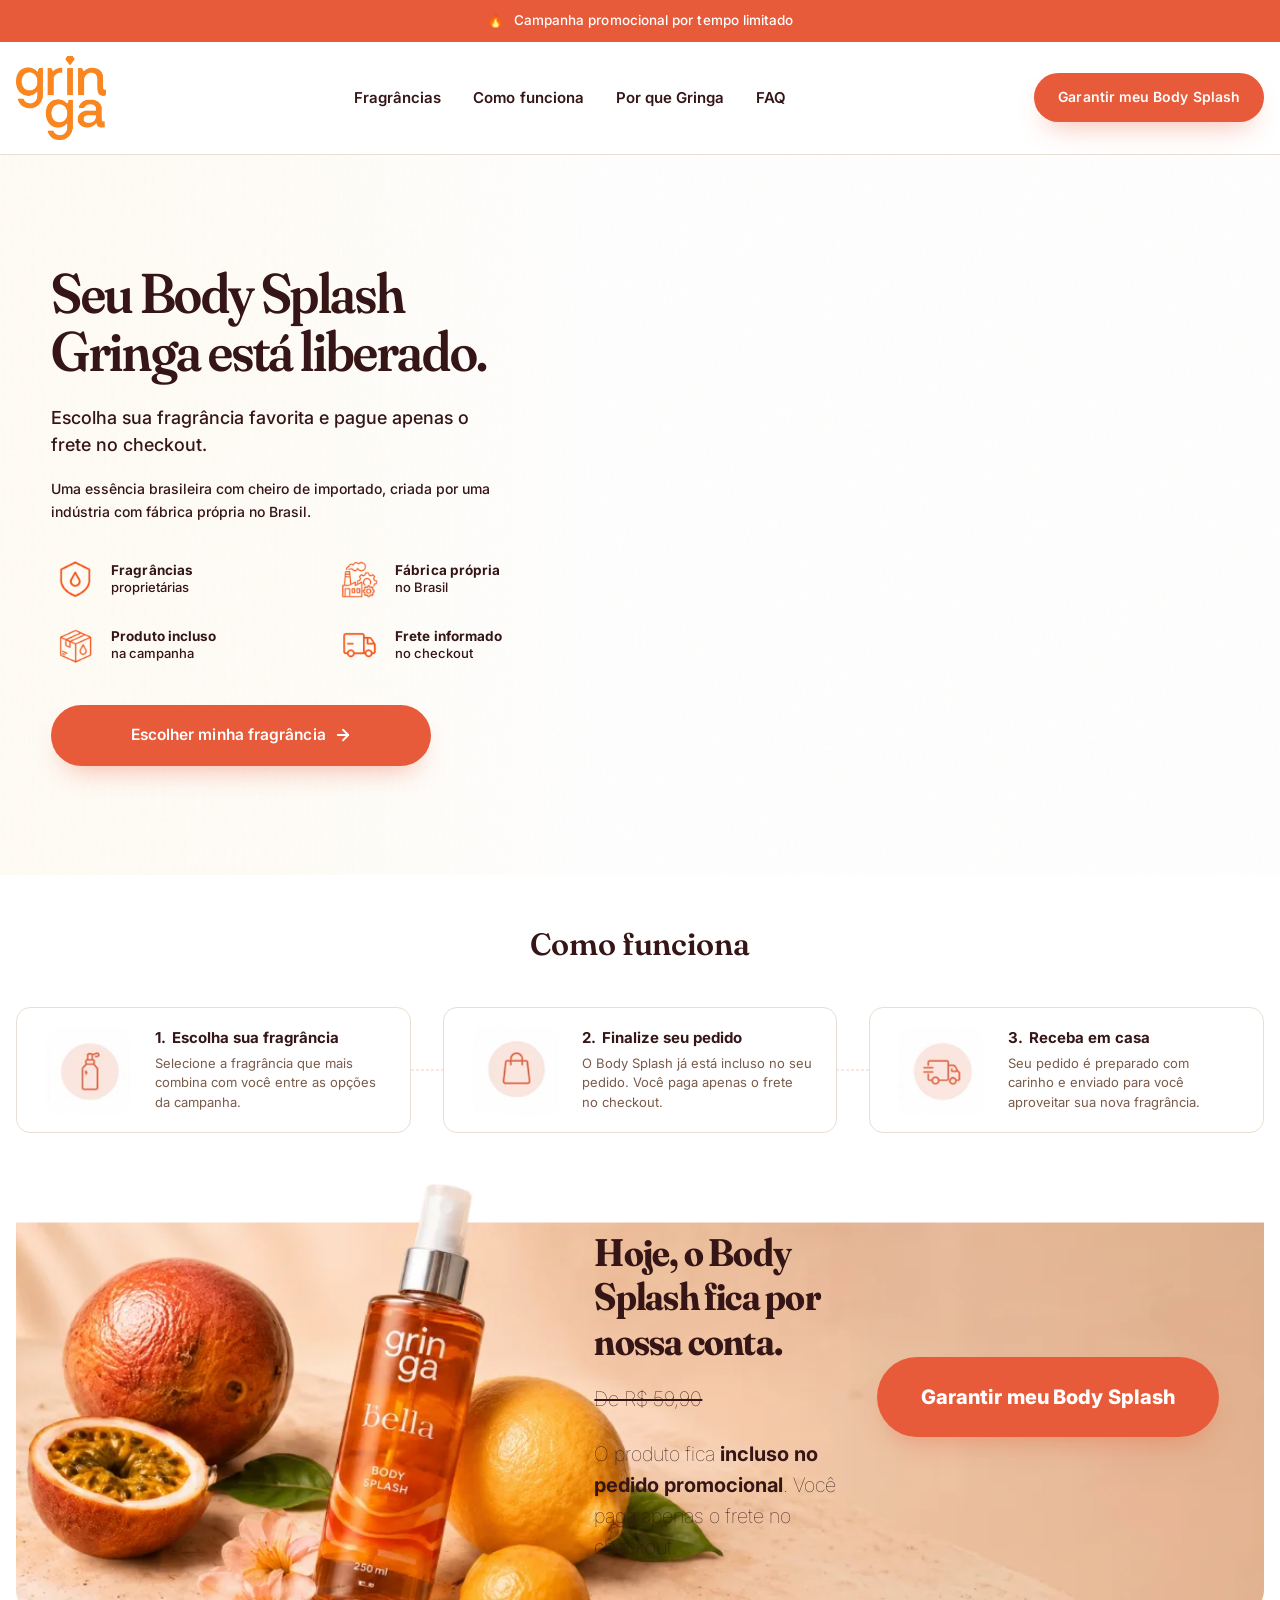
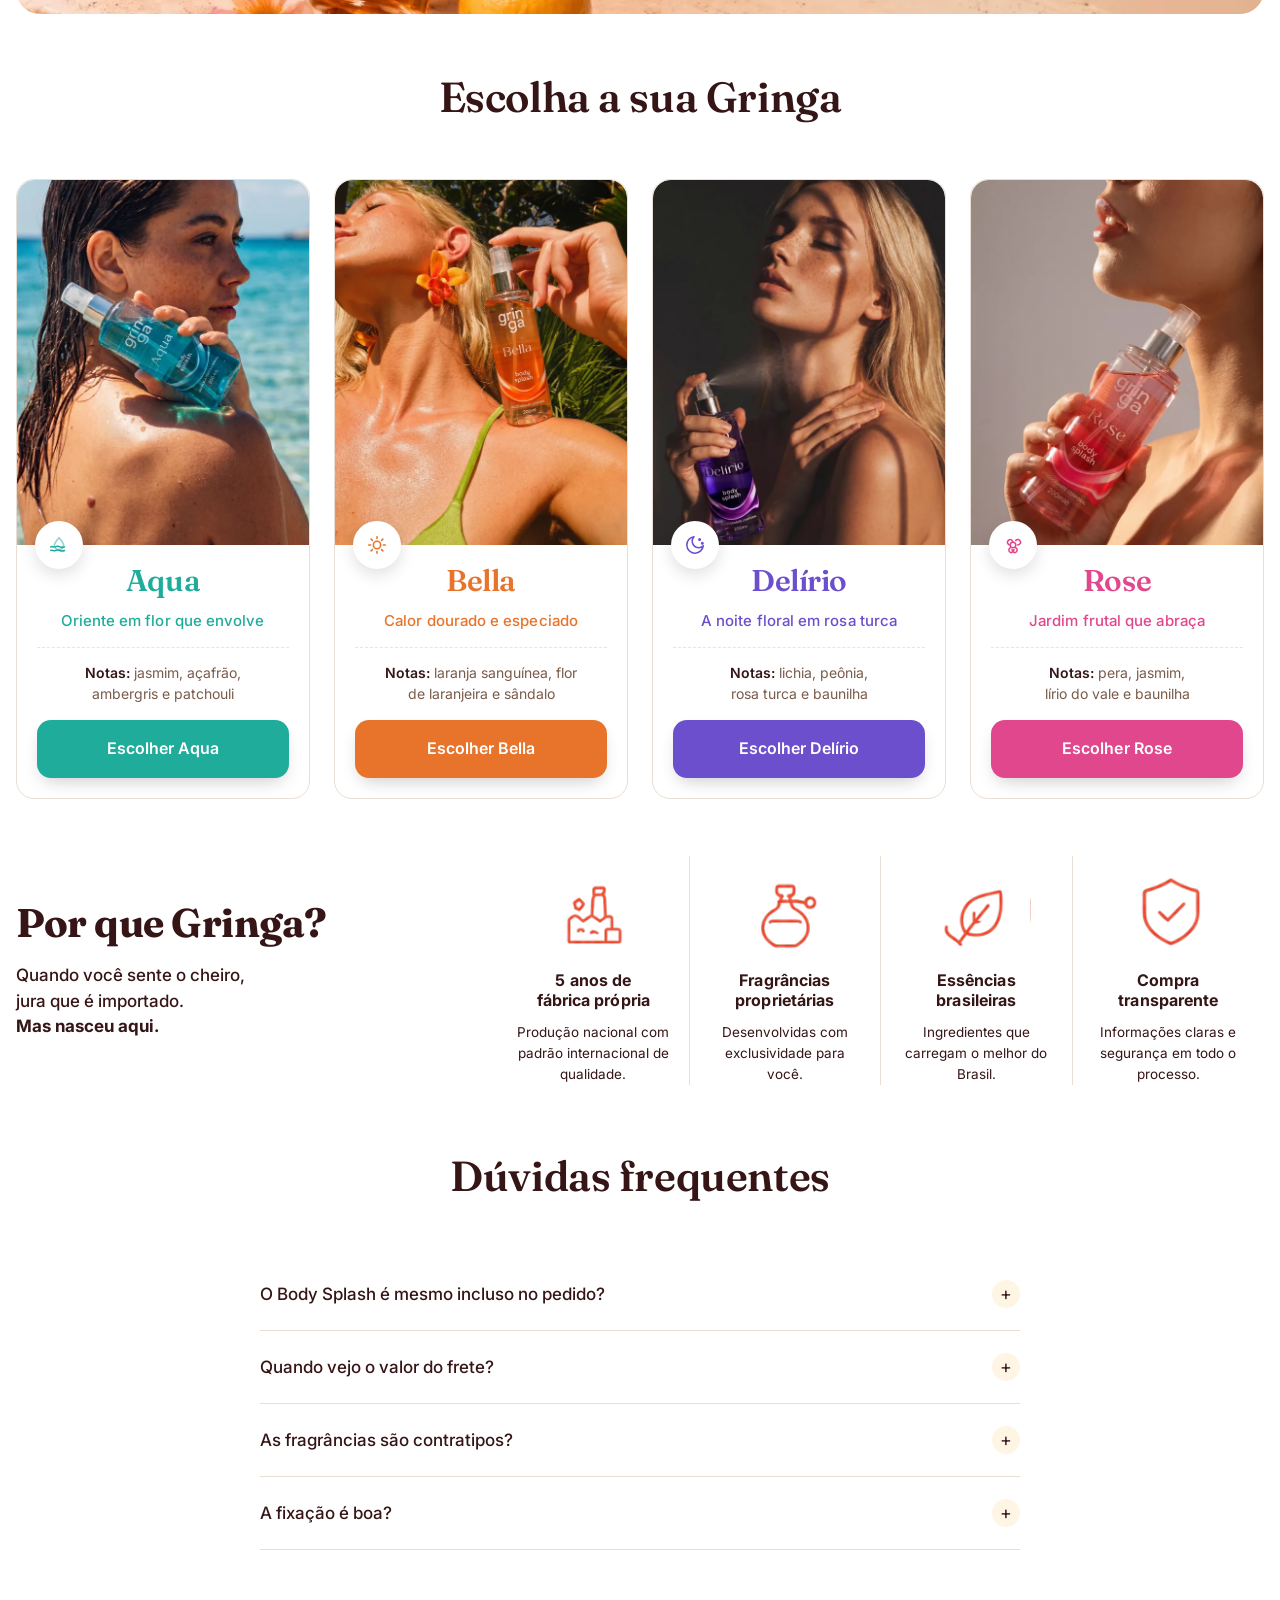
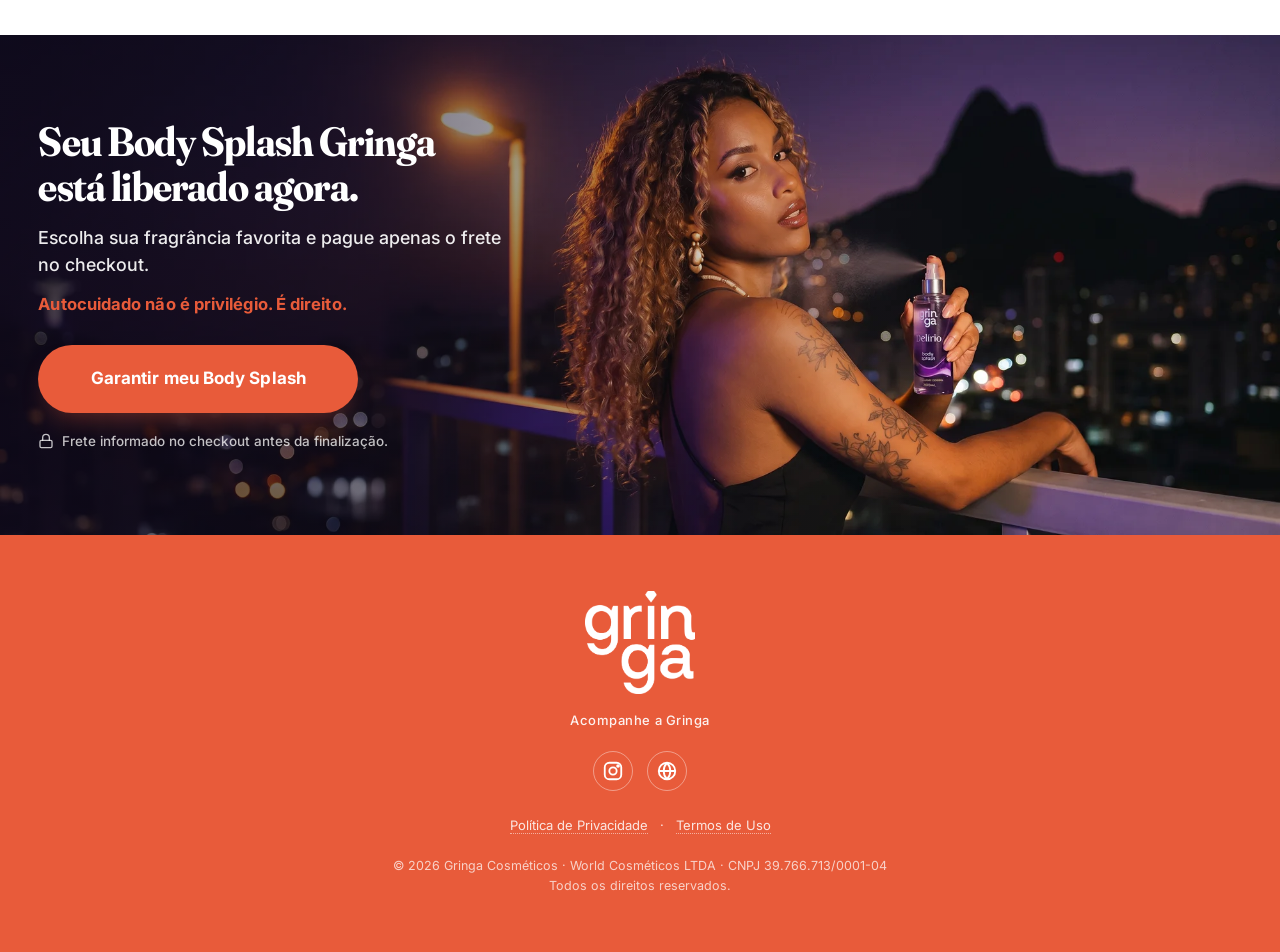
<file: index.html>
<!DOCTYPE html>
<html lang="pt-BR">
<head>
<meta charset="UTF-8" />
<meta name="viewport" content="width=device-width, initial-scale=1.0" />
<title>Body Splash Gringa — Apenas o frete | Gringa Cosméticos</title>
<meta name="description" content="Escolha sua fragrância favorita e pague apenas o frete no checkout. Body Splash Gringa 200ml — uma essência brasileira com cheiro de importado, criada na nossa fábrica em Santa Gertrudes/SP." />
<meta name="keywords" content="body splash, gringa cosméticos, perfume corporal, fragrância nacional, body splash promoção" />
<meta name="robots" content="index, follow, max-image-preview:large" />
<meta name="author" content="Gringa Cosméticos" />
<link rel="canonical" href="https://gringa.ind.br/promo/" />

<!-- Open Graph -->
<meta property="og:title" content="Body Splash Gringa — Apenas o frete" />
<meta property="og:description" content="Escolha sua fragrância favorita e pague apenas o frete no checkout. Body Splash 200ml — essência brasileira com cheiro de importado." />
<meta property="og:image" content="https://gringa.ind.br/promo/assets/img/hero-desktop.jpg" />
<meta property="og:url" content="https://gringa.ind.br/promo/" />
<meta property="og:type" content="product" />
<meta property="og:locale" content="pt_BR" />

<!-- Twitter -->
<meta name="twitter:card" content="summary_large_image" />
<meta name="twitter:title" content="Body Splash Gringa — Apenas o frete" />
<meta name="twitter:description" content="Escolha sua fragrância favorita e pague apenas o frete no checkout." />
<meta name="twitter:image" content="https://gringa.ind.br/promo/assets/img/hero-desktop.jpg" />

<!-- Favicon -->
<link rel="icon" type="image/png" href="assets/img/gringa-logo.png" />

<!-- Preconnect Google Fonts (perf) -->
<link rel="preconnect" href="https://fonts.googleapis.com" />
<link rel="preconnect" href="https://fonts.gstatic.com" crossorigin />

<!-- Preload hero image (perf — LCP) -->
<link rel="preload" as="image" href="assets/img/hero-mobile.webp" media="(max-width: 768px)" />
<link rel="preload" as="image" href="assets/img/hero-desktop.webp" media="(min-width: 769px)" />

<!-- Fontes: Fraunces (display serif moderna com opsz + SOFT) + Inter (body) -->
<link href="https://fonts.googleapis.com/css2?family=Fraunces:opsz,wght,SOFT@9..144,500;9..144,600;9..144,700,30;9..144,600,60&family=Inter:wght@100;300;400;500;600;700;800&display=swap" rel="stylesheet" />

<!-- CSS principal -->
<link rel="stylesheet" href="assets/css/styles.css" />

<!-- JSON-LD: Organization -->
<script type="application/ld+json">
{
  "@context": "https://schema.org",
  "@type": "Organization",
  "name": "Gringa Cosméticos",
  "alternateName": "Gringa",
  "legalName": "World Cosméticos LTDA",
  "taxID": "39.766.713/0001-04",
  "url": "https://gringa.ind.br",
  "logo": "https://gringa.ind.br/promo/assets/img/gringa-logo.png",
  "description": "Marca brasileira de Body Splash com fragrâncias proprietárias, produzidas em fábrica própria em Santa Gertrudes/SP.",
  "address": {
    "@type": "PostalAddress",
    "addressLocality": "Santa Gertrudes",
    "addressRegion": "SP",
    "addressCountry": "BR"
  },
  "sameAs": [
    "https://instagram.com/gringa.cosmetico"
  ]
}
</script>

<!-- JSON-LD: Product -->
<script type="application/ld+json">
{
  "@context": "https://schema.org",
  "@type": "Product",
  "name": "Body Splash Gringa 200ml",
  "description": "Body Splash 200ml com fragrâncias proprietárias Gringa: Aqua, Bella, Delírio e Rose. Fábrica própria no Brasil.",
  "brand": { "@type": "Brand", "name": "Gringa Cosméticos" },
  "image": "https://gringa.ind.br/promo/assets/img/hero-desktop.jpg",
  "offers": {
    "@type": "Offer",
    "url": "https://gringa.ind.br/promo/",
    "priceCurrency": "BRL",
    "price": "0.00",
    "availability": "https://schema.org/InStock",
    "priceValidUntil": "2026-12-31"
  }
}
</script>

<!-- JSON-LD: FAQ -->
<script type="application/ld+json">
{
  "@context": "https://schema.org",
  "@type": "FAQPage",
  "mainEntity": [
    { "@type": "Question", "name": "O Body Splash é mesmo incluso no pedido?",
      "acceptedAnswer": { "@type": "Answer", "text": "Sim. O Body Splash de 200ml da fragrância que você escolher já vai incluso no pedido promocional. Você paga apenas o frete pra receber em casa." }},
    { "@type": "Question", "name": "Quando vejo o frete?",
      "acceptedAnswer": { "@type": "Answer", "text": "O valor do frete aparece no checkout, antes da finalização. Calculamos pelo seu CEP — assim você só finaliza se quiser. Sem surpresa." }},
    { "@type": "Question", "name": "As fragrâncias são contratipos?",
      "acceptedAnswer": { "@type": "Answer", "text": "Não. Todas as quatro fragrâncias Gringa são proprietárias — desenvolvidas pela nossa equipe na nossa fábrica em Santa Gertrudes/SP." }},
    { "@type": "Question", "name": "A fixação é boa?",
      "acceptedAnswer": { "@type": "Answer", "text": "Sim. Cada Body Splash Gringa tem alta concentração de essência, com fixação média de 6 a 8 horas no corpo. Pra prolongar, aplique sobre a pele hidratada." }}
  ]
}
</script>
</head>

<body>

<!-- =========================================================
     TARJA TOPO
     ========================================================= -->
<div class="topbar">
  <span class="topbar-icon" aria-hidden="true">🔥</span>
  Campanha promocional por tempo limitado
</div>

<!-- =========================================================
     HEADER
     ========================================================= -->
<header class="header" role="banner">
  <div class="container header-inner">
    <a class="brand" href="#" aria-label="Gringa Cosméticos">
      <img src="assets/img/gringa-logo.png" alt="Gringa" width="120" height="40" />
    </a>

    <nav class="nav" aria-label="Navegação principal">
      <a href="#fragrancias">Fragrâncias</a>
      <a href="#como-funciona">Como funciona</a>
      <a href="#por-que">Por que Gringa</a>
      <a href="#faq">FAQ</a>
    </nav>

    <a href="#fragrancias" class="btn btn--primary btn--header" data-cta="header">Garantir meu Body Splash</a>

    <button class="hamb" id="hamb" aria-label="Abrir menu" aria-controls="menu-mob" aria-expanded="false">
      <span></span><span></span><span></span>
    </button>
  </div>

  <div class="menu-mob" id="menu-mob" hidden>
    <a href="#fragrancias">Fragrâncias</a>
    <a href="#como-funciona">Como funciona</a>
    <a href="#por-que">Por que Gringa</a>
    <a href="#faq">FAQ</a>
    <a href="#fragrancias" class="btn btn--primary" data-cta="menu-mob">Garantir meu Body Splash</a>
  </div>
</header>

<!-- =========================================================
     HERO (foto fullscreen + texto sobreposto)
     ========================================================= -->
<section class="hero">
  <picture class="hero-bg">
    <source type="image/webp" media="(max-width: 768px)" srcset="assets/img/hero-mobile.webp" />
    <source type="image/webp" srcset="assets/img/hero-desktop.webp" />
    <source media="(max-width: 768px)" srcset="assets/img/hero-mobile.jpg" />
    <img src="assets/img/hero-desktop.jpg" alt="Modelo segurando Body Splash Gringa Bella" width="1600" height="900" fetchpriority="high" decoding="async" />
  </picture>

  <div class="hero-overlay">
    <div class="hero-content">
      <h1>Seu Body Splash<br />Gringa está liberado.</h1>
      <p class="hero-sub">Escolha sua fragrância favorita e pague apenas o frete no checkout.</p>
      <p class="hero-desc">Uma essência brasileira com cheiro de importado, criada por uma indústria com fábrica própria no Brasil.</p>

      <ul class="hero-feats">
        <li>
          <span class="ico">
            <picture>
              <source type="image/webp" srcset="assets/img/icons/hero-1-fragrancia.webp" />
              <img src="assets/img/icons/hero-1-fragrancia.png" alt="" width="48" height="48" loading="eager" decoding="async" />
            </picture>
          </span>
          <div><b>Fragrâncias</b>proprietárias</div>
        </li>

        <li>
          <span class="ico">
            <picture>
              <source type="image/webp" srcset="assets/img/icons/hero-2-fabrica.webp" />
              <img src="assets/img/icons/hero-2-fabrica.png" alt="" width="48" height="48" loading="eager" decoding="async" />
            </picture>
          </span>
          <div><b>Fábrica própria</b>no Brasil</div>
        </li>

        <li>
          <span class="ico">
            <picture>
              <source type="image/webp" srcset="assets/img/icons/hero-3-produto.webp" />
              <img src="assets/img/icons/hero-3-produto.png" alt="" width="48" height="48" loading="eager" decoding="async" />
            </picture>
          </span>
          <div><b>Produto incluso</b>na campanha</div>
        </li>

        <li>
          <span class="ico">
            <picture>
              <source type="image/webp" srcset="assets/img/icons/hero-4-frete.webp" />
              <img src="assets/img/icons/hero-4-frete.png" alt="" width="48" height="48" loading="eager" decoding="async" />
            </picture>
          </span>
          <div><b>Frete informado</b>no checkout</div>
        </li>
      </ul>

      <a href="#fragrancias" class="btn btn--primary btn--lg btn--block" data-cta="hero">Escolher minha fragrância
        <svg width="18" height="18" viewBox="0 0 24 24" fill="none" stroke="currentColor" stroke-width="2.4" stroke-linecap="round" stroke-linejoin="round" style="margin-left:8px"><line x1="5" y1="12" x2="19" y2="12"/><polyline points="12 5 19 12 12 19"/></svg>
      </a>
    </div>
  </div>
</section>

<!-- =========================================================
     COMO FUNCIONA (3 cards horizontais com linha tracejada)
     ========================================================= -->
<section class="how" id="como-funciona">
  <div class="container">
    <h2 class="section-title">Como funciona</h2>

    <div class="how-grid">
      <article class="how-step">
        <div class="how-ico" aria-hidden="true">
          <picture>
            <source type="image/webp" srcset="assets/img/icons/how-1-fragrancia.webp" />
            <img src="assets/img/icons/how-1-fragrancia.png" alt="" width="60" height="60" loading="lazy" decoding="async" />
          </picture>
        </div>
        <div class="how-body">
          <h3><span>1.</span> Escolha sua fragrância</h3>
          <p>Selecione a fragrância que mais combina com você entre as opções da campanha.</p>
        </div>
      </article>

      <article class="how-step">
        <div class="how-ico" aria-hidden="true">
          <picture>
            <source type="image/webp" srcset="assets/img/icons/how-2-pedido.webp" />
            <img src="assets/img/icons/how-2-pedido.png" alt="" width="60" height="60" loading="lazy" decoding="async" />
          </picture>
        </div>
        <div class="how-body">
          <h3><span>2.</span> Finalize seu pedido</h3>
          <p>O Body Splash já está incluso no seu pedido. Você paga apenas o frete no checkout.</p>
        </div>
      </article>

      <article class="how-step">
        <div class="how-ico" aria-hidden="true">
          <picture>
            <source type="image/webp" srcset="assets/img/icons/how-3-receba.webp" />
            <img src="assets/img/icons/how-3-receba.png" alt="" width="60" height="60" loading="lazy" decoding="async" />
          </picture>
        </div>
        <div class="how-body">
          <h3><span>3.</span> Receba em casa</h3>
          <p>Seu pedido é preparado com carinho e enviado para você aproveitar sua nova fragrância.</p>
        </div>
      </article>
    </div>
  </div>
</section>

<!-- =========================================================
     BANNER PROMO (imagem de fundo full-width + texto sobreposto)
     ========================================================= -->
<section class="promo">
  <div class="container">
    <div class="promo-inner">
      <div class="promo-copy">
        <h2>Hoje, o Body Splash fica por nossa conta.</h2>
        <div class="promo-row">
          <p class="promo-price"><s>De R$ 59,90</s></p>
          <p class="promo-text">O produto fica <b>incluso no pedido promocional</b>. Você paga apenas o frete no checkout.</p>
        </div>
      </div>

      <a href="#fragrancias" class="btn btn--primary promo-cta" data-cta="promo">Garantir meu Body Splash</a>
    </div>
  </div>
</section>

<!-- =========================================================
     FRAGRÂNCIAS
     ========================================================= -->
<section class="frags" id="fragrancias">
  <div class="container">
    <h2 class="section-title">Escolha a sua Gringa</h2>

    <div class="frags-grid">
      <article class="frag frag--aqua">
        <div class="frag-media">
          <picture>
            <source type="image/webp" srcset="assets/img/aqua.webp" />
            <img src="assets/img/aqua.jpg" alt="Aqua. Oriente em flor que envolve." width="600" height="800" loading="lazy" decoding="async" />
          </picture>
          <div class="frag-emblem" aria-hidden="true">
            <svg viewBox="0 0 24 24" fill="none" stroke="currentColor" stroke-width="1.7" stroke-linecap="round" stroke-linejoin="round"><path d="M3 14c2-1 3 1 5 0s3-1 5 0 3 1 5 0M3 18c2-1 3 1 5 0s3-1 5 0 3 1 5 0"/><path d="M12 4c3 4 5 6 5 8a5 5 0 0 1-10 0c0-2 2-4 5-8z" opacity=".5"/></svg>
          </div>
        </div>
        <div class="frag-body">
          <h3>Aqua</h3>
          <p class="frag-tag">Oriente em flor que envolve</p>
          <p class="frag-notes"><b>Notas:</b> jasmim, açafrão,<br />ambergris e patchouli</p>
          <a href="https://gringa.ind.br/loja/produto/body-splash-aqua-200ml/" class="btn frag-btn" data-cta="aqua" data-frag="aqua">Escolher Aqua</a>
        </div>
      </article>

      <article class="frag frag--bella">
        <div class="frag-media">
          <picture>
            <source type="image/webp" srcset="assets/img/bella.webp" />
            <img src="assets/img/bella.jpg" alt="Bella. Calor dourado e especiado." width="600" height="800" loading="lazy" decoding="async" />
          </picture>
          <div class="frag-emblem" aria-hidden="true">
            <svg viewBox="0 0 24 24" fill="none" stroke="currentColor" stroke-width="1.7" stroke-linecap="round" stroke-linejoin="round"><circle cx="12" cy="12" r="4"/><path d="M12 3v2M12 19v2M3 12h2M19 12h2M5.6 5.6l1.4 1.4M17 17l1.4 1.4M5.6 18.4l1.4-1.4M17 7l1.4-1.4"/></svg>
          </div>
        </div>
        <div class="frag-body">
          <h3>Bella</h3>
          <p class="frag-tag">Calor dourado e especiado</p>
          <p class="frag-notes"><b>Notas:</b> laranja sanguínea, flor<br />de laranjeira e sândalo</p>
          <a href="https://gringa.ind.br/loja/produto/body-splash-bella-200ml/" class="btn frag-btn" data-cta="bella" data-frag="bella">Escolher Bella</a>
        </div>
      </article>

      <article class="frag frag--delirio">
        <div class="frag-media">
          <picture>
            <source type="image/webp" srcset="assets/img/delirio.webp" />
            <img src="assets/img/delirio.jpg" alt="Delírio. A noite brasileira tem cor." width="600" height="800" loading="lazy" decoding="async" />
          </picture>
          <div class="frag-emblem" aria-hidden="true">
            <svg viewBox="0 0 24 24" fill="none" stroke="currentColor" stroke-width="1.7" stroke-linecap="round" stroke-linejoin="round"><path d="M21 13a9 9 0 1 1-10-10 7 7 0 0 0 10 10z"/><circle cx="17" cy="6" r=".8" fill="currentColor"/><circle cx="20" cy="10" r=".8" fill="currentColor"/></svg>
          </div>
        </div>
        <div class="frag-body">
          <h3>Delírio</h3>
          <p class="frag-tag">A noite floral em rosa turca</p>
          <p class="frag-notes"><b>Notas:</b> lichia, peônia,<br />rosa turca e baunilha</p>
          <a href="https://gringa.ind.br/loja/produto/body-splash-delirio-200ml/" class="btn frag-btn" data-cta="delirio" data-frag="delirio">Escolher Delírio</a>
        </div>
      </article>

      <article class="frag frag--rose">
        <div class="frag-media">
          <picture>
            <source type="image/webp" srcset="assets/img/rose.webp" />
            <img src="assets/img/rose.jpg" alt="Rose. O jardim frutal que abraça." width="600" height="800" loading="lazy" decoding="async" />
          </picture>
          <div class="frag-emblem" aria-hidden="true">
            <svg viewBox="0 0 24 24" fill="none" stroke="currentColor" stroke-width="1.7" stroke-linecap="round" stroke-linejoin="round"><circle cx="12" cy="12" r="3"/><path d="M12 9c-1-3-3-4-5-2s-1 4 1 5M15 7c2-2 4-1 5 1s-1 4-3 4M9 15c-2 1-2 4 0 5s4-1 4-3M15 15c2 1 2 4 0 5s-4-1-4-3"/></svg>
          </div>
        </div>
        <div class="frag-body">
          <h3>Rose</h3>
          <p class="frag-tag">Jardim frutal que abraça</p>
          <p class="frag-notes"><b>Notas:</b> pera, jasmim,<br />lírio do vale e baunilha</p>
          <a href="https://gringa.ind.br/loja/produto/body-splash-rose-200ml/" class="btn frag-btn" data-cta="rose" data-frag="rose">Escolher Rose</a>
        </div>
      </article>
    </div>
  </div>
</section>

<!-- =========================================================
     POR QUE GRINGA
     ========================================================= -->
<section class="why" id="por-que">
  <div class="container why-inner">
    <div class="why-copy">
      <h2>Por que Gringa?</h2>
      <p>Quando você sente o cheiro,<br />jura que é importado.<br /><b>Mas nasceu aqui.</b></p>
    </div>

    <ul class="why-feats">
      <li>
        <div class="why-ico">
          <picture>
            <source type="image/webp" srcset="assets/img/icons/why-1-fabrica.webp" />
            <img src="assets/img/icons/why-1-fabrica.png" alt="" width="56" height="56" loading="lazy" decoding="async" />
          </picture>
        </div>
        <h3>5 anos de<br />fábrica própria</h3>
        <p>Produção nacional com padrão internacional de qualidade.</p>
      </li>
      <li>
        <div class="why-ico">
          <picture>
            <source type="image/webp" srcset="assets/img/icons/why-2-fragrancias.webp" />
            <img src="assets/img/icons/why-2-fragrancias.png" alt="" width="56" height="56" loading="lazy" decoding="async" />
          </picture>
        </div>
        <h3>Fragrâncias<br />proprietárias</h3>
        <p>Desenvolvidas com exclusividade para você.</p>
      </li>
      <li>
        <div class="why-ico">
          <picture>
            <source type="image/webp" srcset="assets/img/icons/why-3-essencias.webp" />
            <img src="assets/img/icons/why-3-essencias.png" alt="" width="56" height="56" loading="lazy" decoding="async" />
          </picture>
        </div>
        <h3>Essências<br />brasileiras</h3>
        <p>Ingredientes que carregam o melhor do Brasil.</p>
      </li>
      <li>
        <div class="why-ico">
          <picture>
            <source type="image/webp" srcset="assets/img/icons/why-4-compra.webp" />
            <img src="assets/img/icons/why-4-compra.png" alt="" width="56" height="56" loading="lazy" decoding="async" />
          </picture>
        </div>
        <h3>Compra<br />transparente</h3>
        <p>Informações claras e segurança em todo o processo.</p>
      </li>
    </ul>
  </div>
</section>

<!-- =========================================================
     CREME ADICIONAL (TEMP REMOVIDO — reativar removendo este wrapper de comentario)
     ========================================================= -->
<!-- TEMP REMOVIDO INICIO
<section class="creme">
  <div class="container">
    <div class="creme-inner">
      <div class="creme-copy">
        <h2>Quer deixar sua fragrancia ainda mais presente?</h2>
        <p>No checkout, voce podera adicionar o <b>Creme Hidratante</b> da mesma fragrancia ao seu pedido.</p>
      </div>

      <div class="creme-badge">
        <span class="creme-badge-ico" aria-hidden="true">+</span>
        <span>Disponivel como<br />adicional no checkout.</span>
      </div>
    </div>
  </div>
</section>
TEMP REMOVIDO FIM -->

<!-- =========================================================
     FAQ
     ========================================================= -->
<section class="faq" id="faq">
  <div class="container">
    <h2 class="section-title">Dúvidas frequentes</h2>

    <ul class="faq-list">
      <li class="faq-item">
        <button class="faq-q" aria-expanded="false" aria-controls="faq-a-1" id="faq-q-1">
          <span>O Body Splash é mesmo incluso no pedido?</span>
          <span class="faq-icon" aria-hidden="true">+</span>
        </button>
        <div class="faq-a" id="faq-a-1" role="region" aria-labelledby="faq-q-1" hidden>
          <p>Sim. O <b>Body Splash de 200ml</b> da fragrância que você escolher já vai incluso no pedido promocional. Você paga apenas o frete pra receber em casa — sem mensalidade, sem fidelidade, sem letrinha miúda.</p>
        </div>
      </li>

      <li class="faq-item">
        <button class="faq-q" aria-expanded="false" aria-controls="faq-a-2" id="faq-q-2">
          <span>Quando vejo o valor do frete?</span>
          <span class="faq-icon" aria-hidden="true">+</span>
        </button>
        <div class="faq-a" id="faq-a-2" role="region" aria-labelledby="faq-q-2" hidden>
          <p>O valor do frete aparece <b>no checkout, antes de finalizar a compra</b>. É calculado pelo seu CEP — assim você só confirma se quiser. Sem surpresa depois.</p>
        </div>
      </li>

      <li class="faq-item">
        <button class="faq-q" aria-expanded="false" aria-controls="faq-a-3" id="faq-q-3">
          <span>As fragrâncias são contratipos?</span>
          <span class="faq-icon" aria-hidden="true">+</span>
        </button>
        <div class="faq-a" id="faq-a-3" role="region" aria-labelledby="faq-q-3" hidden>
          <p><b>Não.</b> As quatro fragrâncias Gringa são proprietárias — desenvolvidas pela nossa equipe na nossa fábrica em Santa Gertrudes/SP. Cada essência é uma criação original inspirada em sensações brasileiras.</p>
        </div>
      </li>

      <li class="faq-item">
        <button class="faq-q" aria-expanded="false" aria-controls="faq-a-4" id="faq-q-4">
          <span>A fixação é boa?</span>
          <span class="faq-icon" aria-hidden="true">+</span>
        </button>
        <div class="faq-a" id="faq-a-4" role="region" aria-labelledby="faq-q-4" hidden>
          <p>Sim. Cada Body Splash Gringa tem alta concentração de essência, com fixação média de <b>6 a 8 horas</b> no corpo. Pra prolongar ainda mais, aplique sobre a pele hidratada — o <b>Creme Hidratante</b> da mesma fragrância está disponível como adicional no checkout.</p>
        </div>
      </li>
    </ul>
  </div>
</section>


<!-- =========================================================
     CTA FINAL (full-width igual hero, sem retângulo)
     ========================================================= -->
<section class="cta-final">
  <div class="cta-final-content">
    <h2>Seu Body Splash Gringa<br />está liberado agora.</h2>
    <p class="cta-final-sub">Escolha sua fragrância favorita e pague apenas o frete no checkout.</p>
    <p class="cta-final-claim">Autocuidado não é privilégio. É direito.</p>

    <a href="#fragrancias" class="btn btn--primary cta-final-btn" data-cta="urgency">
      Garantir meu Body Splash
    </a>

    <p class="cta-final-note">
      <svg width="16" height="16" viewBox="0 0 24 24" fill="none" stroke="currentColor" stroke-width="2" stroke-linecap="round" stroke-linejoin="round" aria-hidden="true"><rect x="3" y="11" width="18" height="11" rx="2"/><path d="M7 11V7a5 5 0 0 1 10 0v4"/></svg>
      Frete informado no checkout antes da finalização.
    </p>
  </div>
</section>

<!-- =========================================================
     FOOTER
     ========================================================= -->
<footer class="footer" role="contentinfo">
  <div class="container footer-inner">
    <a class="footer-brand" href="#"><img src="assets/img/gringa-logo.png" alt="Gringa Cosméticos" width="120" height="40" /></a>
    <p class="footer-tag">Acompanhe a Gringa</p>
    <div class="footer-socials">
      <a href="https://instagram.com/gringa.cosmetico" target="_blank" rel="noopener" aria-label="Instagram">
        <svg width="22" height="22" viewBox="0 0 24 24" fill="none" stroke="currentColor" stroke-width="2"><rect x="3" y="3" width="18" height="18" rx="5"/><circle cx="12" cy="12" r="4"/><circle cx="17.5" cy="6.5" r="1" fill="currentColor"/></svg>
      </a>
      <a href="https://gringa.ind.br" target="_blank" rel="noopener" aria-label="Site oficial Gringa">
        <svg width="22" height="22" viewBox="0 0 24 24" fill="none" stroke="currentColor" stroke-width="2"><circle cx="12" cy="12" r="9"/><path d="M3 12h18M12 3a13 13 0 0 1 0 18M12 3a13 13 0 0 0 0 18"/></svg>
      </a>
    </div>
    <div class="footer-legal">
      <a href="#">Política de Privacidade</a>
      <span aria-hidden="true">·</span>
      <a href="#">Termos de Uso</a>
    </div>
    <p class="footer-copy">© 2026 Gringa Cosméticos · World Cosméticos LTDA · CNPJ 39.766.713/0001-04<br />Todos os direitos reservados.</p>
  </div>
</footer>

<!-- JS principal (FAQ + tracking) -->
<script src="assets/js/script.js" defer></script>

</body>
</html>
</file>
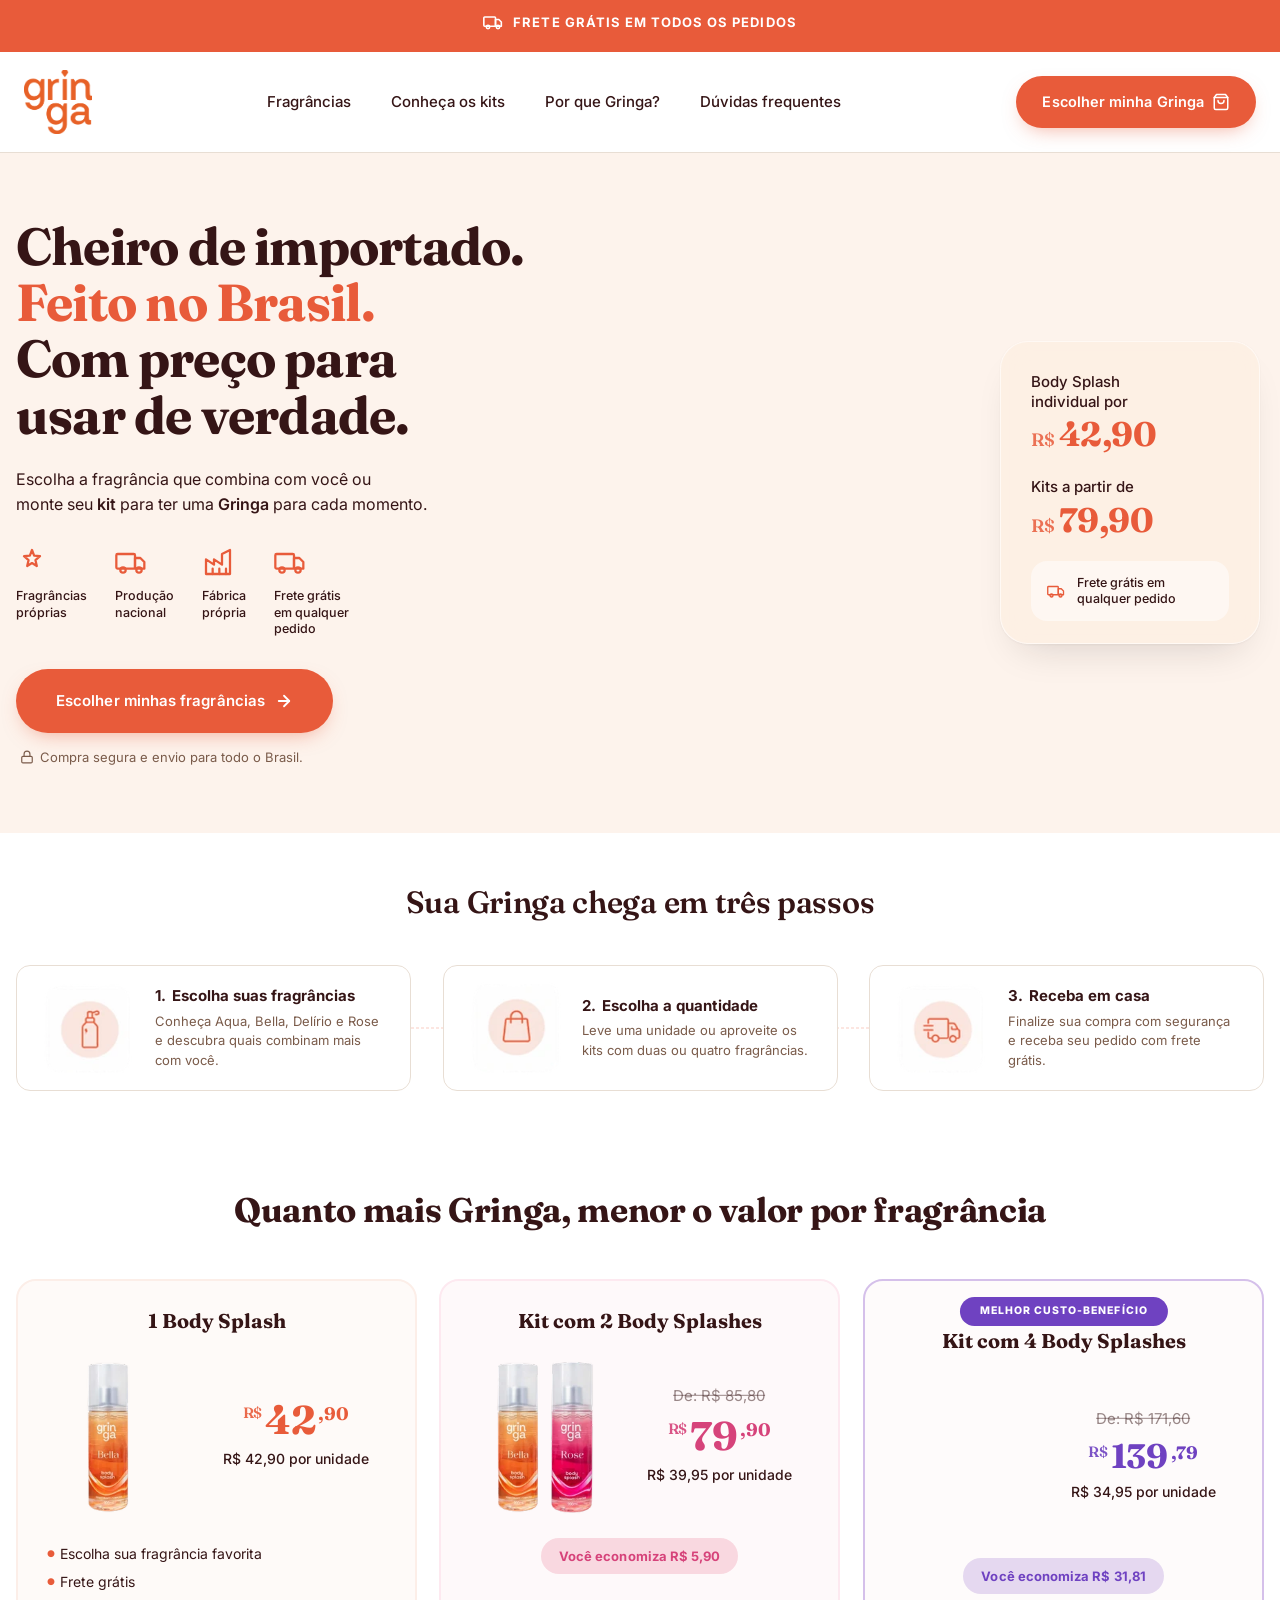
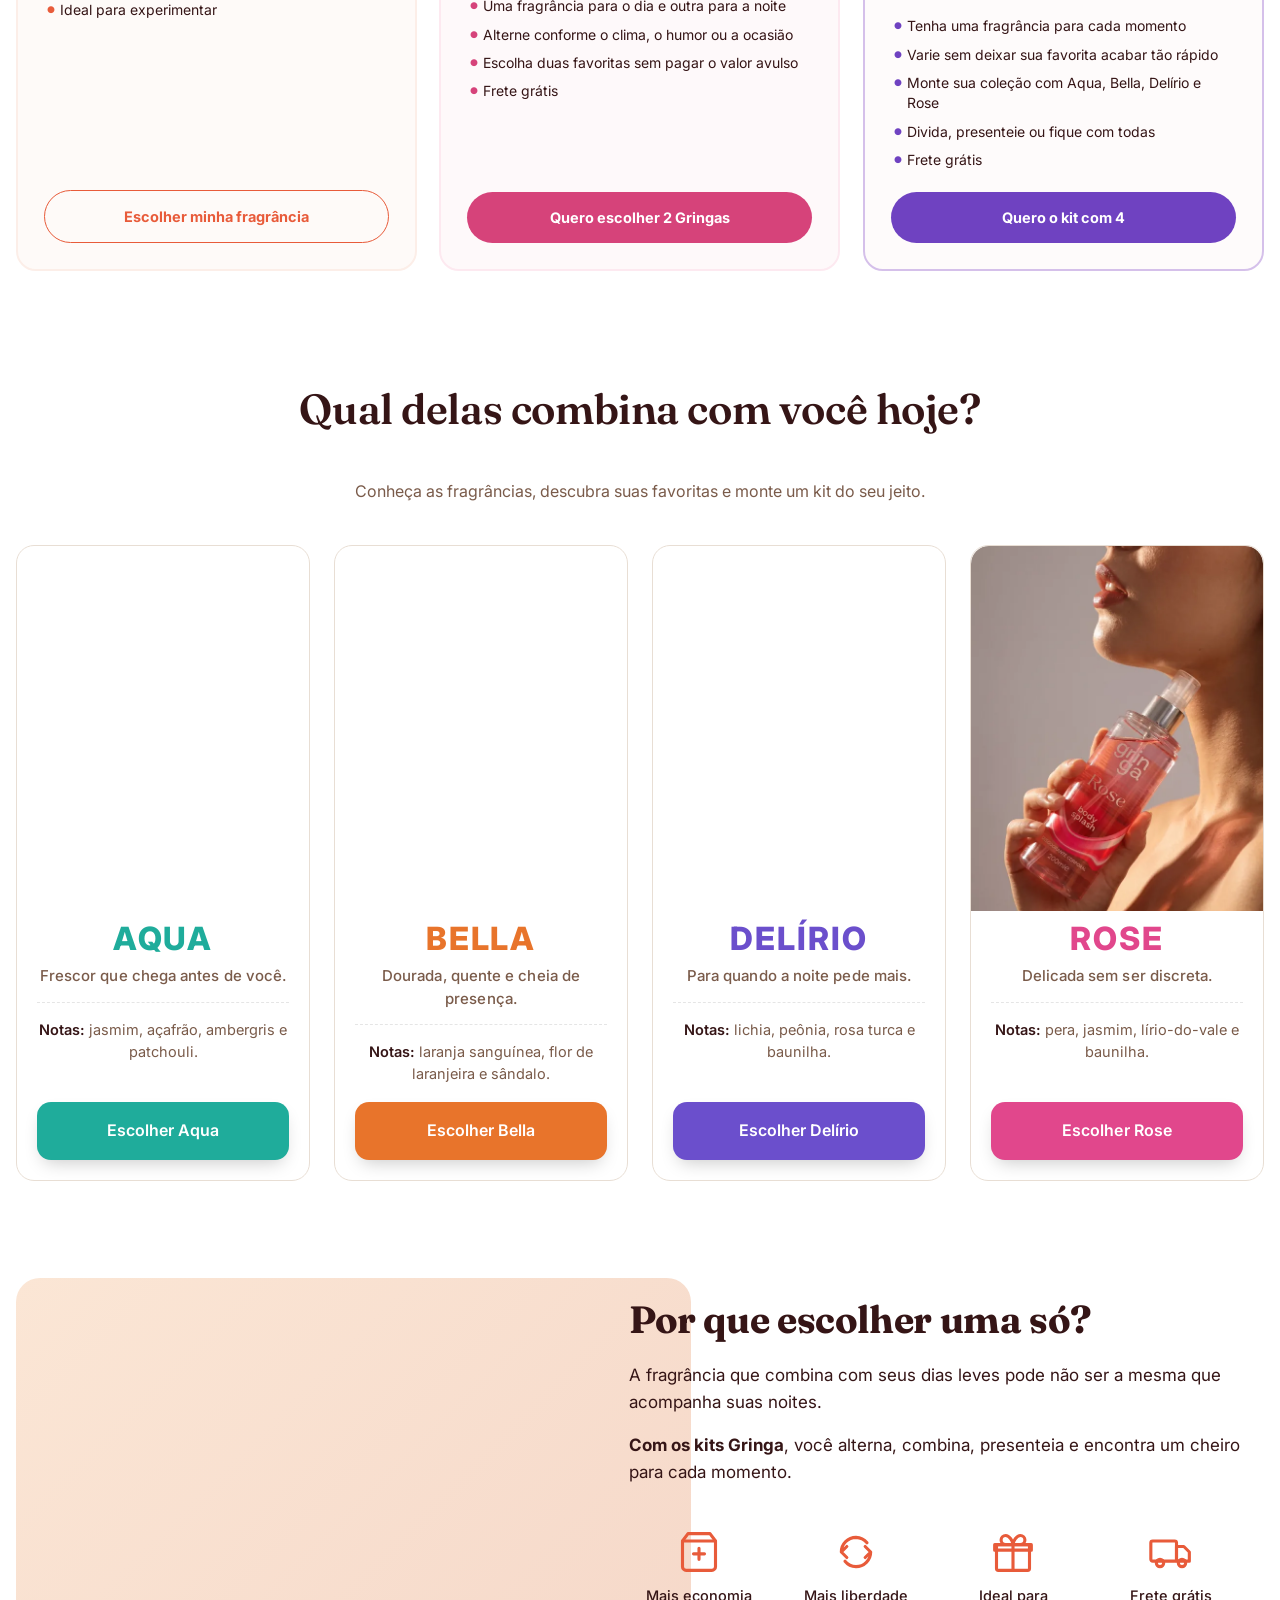
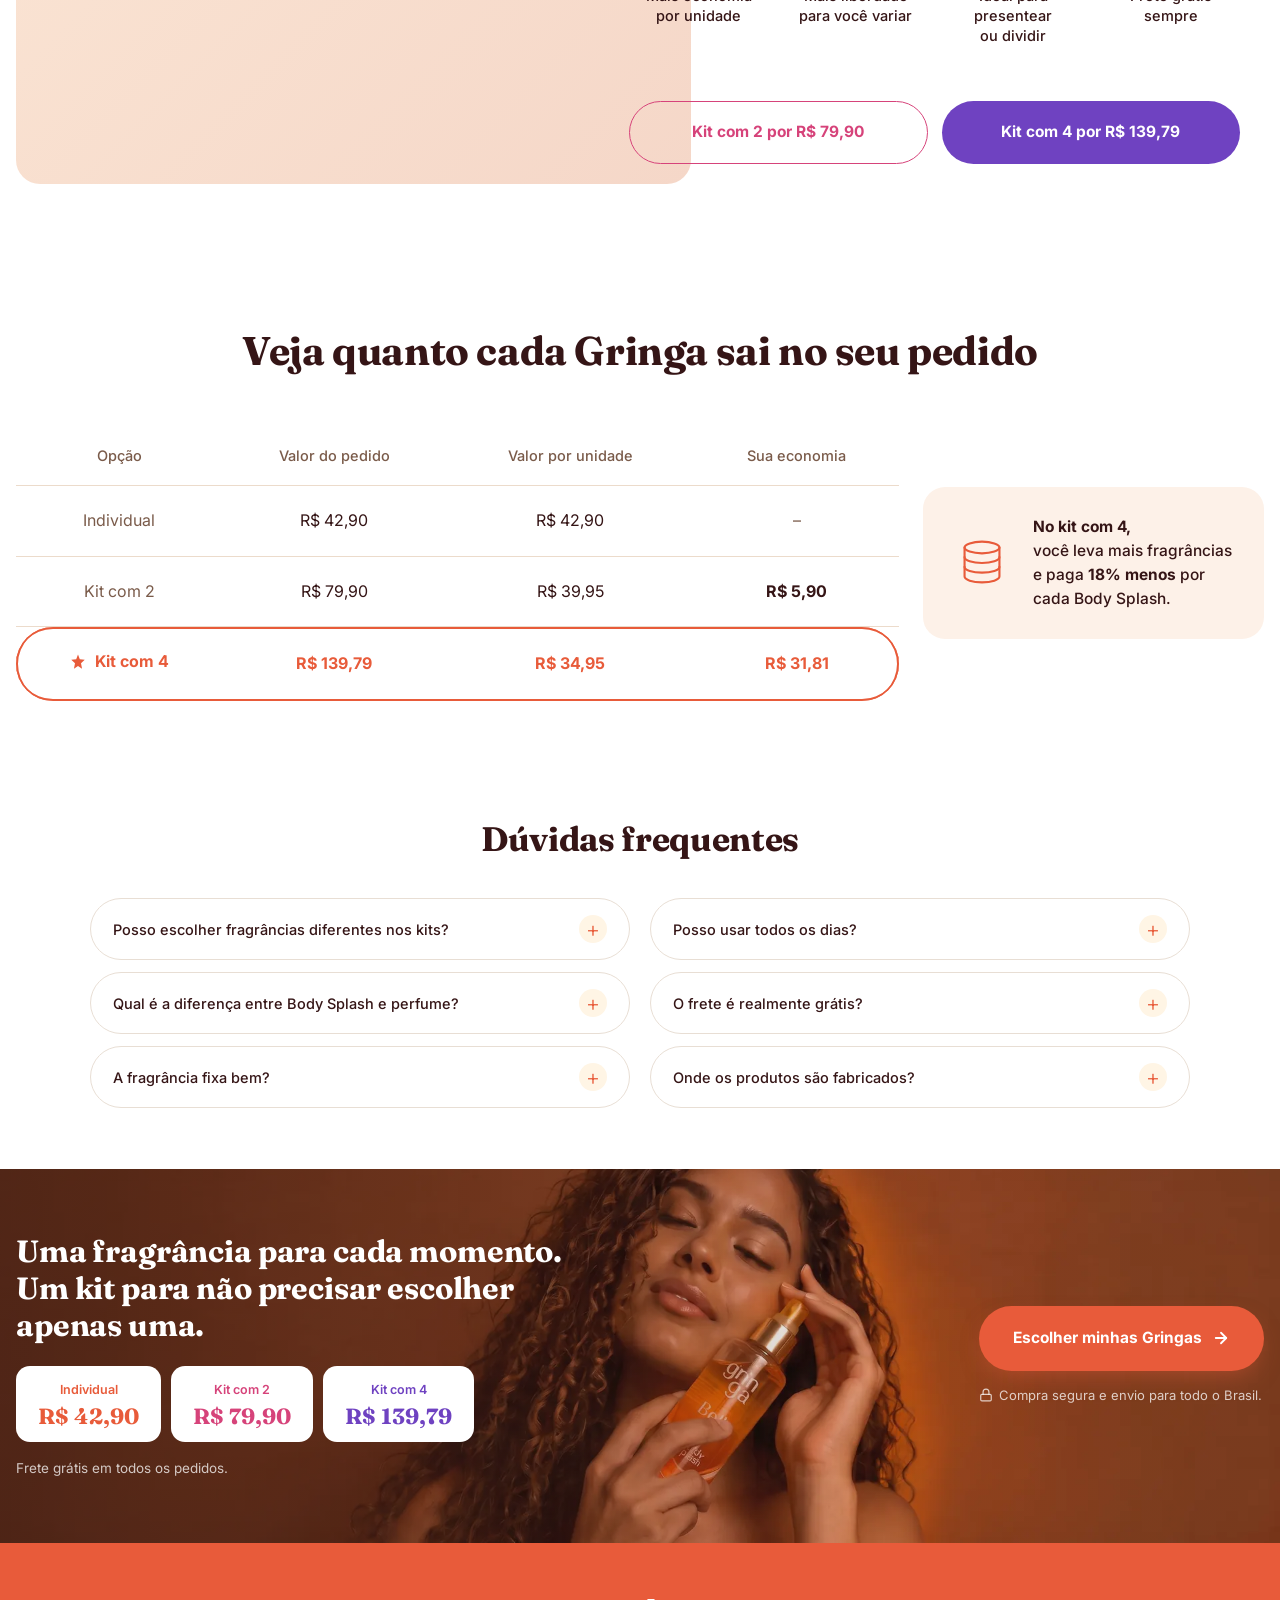
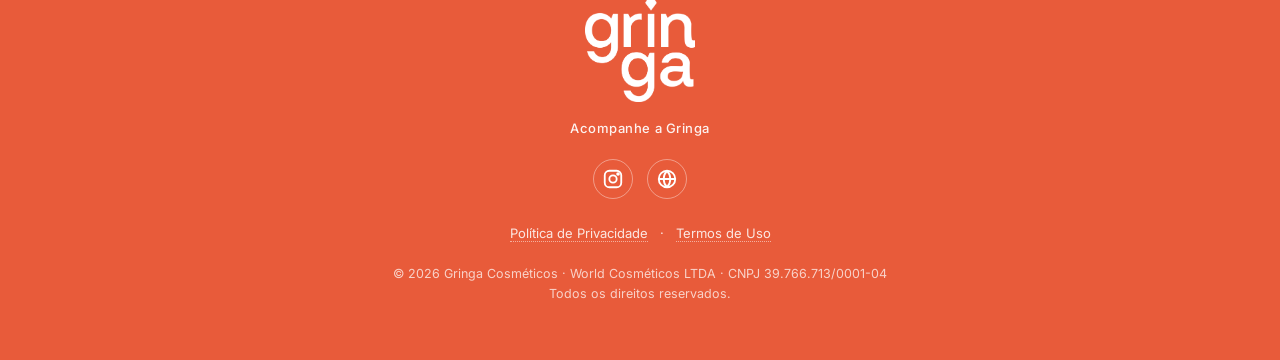
<file: v2.html>
<!DOCTYPE html>
<html lang="pt-BR">
<head>
<meta charset="UTF-8" />
<meta name="viewport" content="width=device-width, initial-scale=1.0" />
<title>Body Splash Gringa — Escolha suas fragrâncias | Gringa Cosméticos</title>
<meta name="description" content="Body Splash Gringa 200ml a partir de R$ 34,95 por unidade nos kits. Fragrâncias próprias, fábrica no Brasil, frete grátis em todos os pedidos." />
<meta name="keywords" content="body splash, gringa cosméticos, kit body splash, fragrância nacional, perfume corporal, kit perfumes" />
<meta name="robots" content="index, follow, max-image-preview:large" />
<meta name="author" content="Gringa Cosméticos" />
<link rel="canonical" href="https://gringa.ind.br/kits/" />

<!-- Open Graph -->
<meta property="og:title" content="Body Splash Gringa — Escolha suas fragrâncias" />
<meta property="og:description" content="Cheiro de importado. Feito no Brasil. Com preço para usar de verdade. A partir de R$ 34,95 por unidade nos kits." />
<meta property="og:image" content="https://gringa.ind.br/promo/assets/img/hero-desktop.jpg" />
<meta property="og:url" content="https://gringa.ind.br/kits/" />
<meta property="og:type" content="product" />
<meta property="og:locale" content="pt_BR" />

<!-- Twitter -->
<meta name="twitter:card" content="summary_large_image" />
<meta name="twitter:title" content="Body Splash Gringa — Kits a partir de R$ 34,95 por unidade" />
<meta name="twitter:description" content="Escolha uma fragrância ou monte seu kit para pagar menos por cada Body Splash." />
<meta name="twitter:image" content="https://gringa.ind.br/promo/assets/img/hero-desktop.jpg" />

<!-- Favicon -->
<link rel="icon" type="image/png" href="assets/img/gringa-logo.png" />

<!-- Preconnect Google Fonts -->
<link rel="preconnect" href="https://fonts.googleapis.com" />
<link rel="preconnect" href="https://fonts.gstatic.com" crossorigin />

<!-- Preload hero image (LCP) -->
<link rel="preload" as="image" href="assets/img/hero-mobile.webp" media="(max-width: 768px)" />
<link rel="preload" as="image" href="assets/img/hero-desktop.webp" media="(min-width: 769px)" />

<!-- Fontes -->
<link href="https://fonts.googleapis.com/css2?family=Fraunces:opsz,wght,SOFT@9..144,500;9..144,600;9..144,700,30;9..144,600,60&family=Inter:wght@100;300;400;500;600;700;800&display=swap" rel="stylesheet" />

<!-- CSS principal (reusa da v1) -->
<link rel="stylesheet" href="assets/css/styles.css" />
<!-- CSS complementar da v2 -->
<link rel="stylesheet" href="assets/css/styles-v2.css" />

<!-- JSON-LD: WebSite (habilita sitelinks searchbox) -->
<script type="application/ld+json">
{
  "@context": "https://schema.org",
  "@type": "WebSite",
  "name": "Gringa Cosméticos",
  "url": "https://gringa.ind.br",
  "inLanguage": "pt-BR",
  "publisher": { "@type": "Organization", "name": "Gringa Cosméticos" }
}
</script>

<!-- JSON-LD: BreadcrumbList -->
<script type="application/ld+json">
{
  "@context": "https://schema.org",
  "@type": "BreadcrumbList",
  "itemListElement": [
    { "@type": "ListItem", "position": 1, "name": "Início", "item": "https://gringa.ind.br/" },
    { "@type": "ListItem", "position": 2, "name": "Kits Body Splash", "item": "https://gringa.ind.br/kits/" }
  ]
}
</script>

<!-- JSON-LD: Organization -->
<script type="application/ld+json">
{
  "@context": "https://schema.org",
  "@type": "Organization",
  "name": "Gringa Cosméticos",
  "alternateName": "Gringa",
  "legalName": "World Cosméticos LTDA",
  "taxID": "39.766.713/0001-04",
  "url": "https://gringa.ind.br",
  "logo": "https://gringa.ind.br/promo/assets/img/gringa-logo.png",
  "description": "Marca brasileira de Body Splash com fragrâncias proprietárias, produzidas em fábrica própria em Santa Gertrudes/SP.",
  "address": {
    "@type": "PostalAddress",
    "addressLocality": "Santa Gertrudes",
    "addressRegion": "SP",
    "addressCountry": "BR"
  },
  "sameAs": ["https://instagram.com/gringa.cosmetico"]
}
</script>

<!-- JSON-LD: Product -->
<script type="application/ld+json">
{
  "@context": "https://schema.org",
  "@type": "Product",
  "name": "Body Splash Gringa 200ml",
  "description": "Body Splash 200ml com fragrâncias proprietárias Gringa: Aqua, Bella, Delírio e Rose. Fábrica própria no Brasil.",
  "brand": { "@type": "Brand", "name": "Gringa Cosméticos" },
  "image": "https://gringa.ind.br/promo/assets/img/hero-desktop.jpg",
  "offers": [
    { "@type": "Offer", "name": "Body Splash Individual", "price": "42.90", "priceCurrency": "BRL", "availability": "https://schema.org/InStock" },
    { "@type": "Offer", "name": "Kit com 2 Body Splashes", "price": "79.90", "priceCurrency": "BRL", "availability": "https://schema.org/InStock" },
    { "@type": "Offer", "name": "Kit com 4 Body Splashes", "price": "139.79", "priceCurrency": "BRL", "availability": "https://schema.org/InStock" }
  ]
}
</script>

<!-- JSON-LD: FAQ -->
<script type="application/ld+json">
{
  "@context": "https://schema.org",
  "@type": "FAQPage",
  "mainEntity": [
    { "@type": "Question", "name": "Posso escolher fragrâncias diferentes no kit?",
      "acceptedAnswer": { "@type": "Answer", "text": "Sim. Você pode selecionar suas fragrâncias favoritas e montar a combinação que mais combina com você." }},
    { "@type": "Question", "name": "Qual é a diferença entre Body Splash e perfume?",
      "acceptedAnswer": { "@type": "Answer", "text": "O Body Splash tem uma proposta mais leve e versátil. Pode ser aplicado no corpo e reaplicado ao longo do dia sempre que quiser renovar a fragrância." }},
    { "@type": "Question", "name": "A fragrância fixa bem?",
      "acceptedAnswer": { "@type": "Answer", "text": "A duração varia conforme o tipo de pele, o clima, a hidratação e a quantidade aplicada. Para prolongar, aplique sobre a pele hidratada e reaplique quando desejar." }},
    { "@type": "Question", "name": "Posso usar Body Splash todos os dias?",
      "acceptedAnswer": { "@type": "Answer", "text": "Sim. A proposta é justamente acompanhar diferentes momentos da rotina com uma fragrância mais leve." }},
    { "@type": "Question", "name": "Como faço para a fragrância durar mais?",
      "acceptedAnswer": { "@type": "Answer", "text": "Use o Body Splash sobre a pele limpa e hidratada. Você também pode combinar com o creme hidratante da mesma fragrância." }},
    { "@type": "Question", "name": "O frete é realmente grátis?",
      "acceptedAnswer": { "@type": "Answer", "text": "Sim. Todos os pedidos possuem frete grátis." }},
    { "@type": "Question", "name": "Os produtos são fabricados no Brasil?",
      "acceptedAnswer": { "@type": "Answer", "text": "Sim. Os produtos Gringa possuem fabricação própria no Brasil, em Santa Gertrudes/SP." }},
    { "@type": "Question", "name": "Quanto economizo comprando o kit com 4?",
      "acceptedAnswer": { "@type": "Answer", "text": "Quatro unidades compradas separadamente custariam R$ 171,60. No kit você paga R$ 139,79 e economiza R$ 31,81." }},
    { "@type": "Question", "name": "Qual kit oferece o menor preço por unidade?",
      "acceptedAnswer": { "@type": "Answer", "text": "O kit com quatro Body Splashes. Cada unidade sai por R$ 34,95 em vez de R$ 42,90." }}
  ]
}
</script>
</head>

<body>

<!-- =========================================================
     TARJA TOPO — coral com truck
     ========================================================= -->
<div class="topbar-v2">
  <div class="topbar-v2-inner">
    <svg width="20" height="20" viewBox="0 0 24 24" fill="none" stroke="currentColor" stroke-width="1.9" stroke-linecap="round" stroke-linejoin="round" aria-hidden="true">
      <rect x="1" y="6" width="14" height="11" rx="1"/>
      <path d="M15 9h4l3 3v5h-7z"/>
      <circle cx="6" cy="18" r="2"/>
      <circle cx="18" cy="18" r="2"/>
    </svg>
    <span>FRETE GRÁTIS EM TODOS OS PEDIDOS</span>
  </div>
</div>

<!-- =========================================================
     HEADER — v2
     ========================================================= -->
<header class="header-v2" role="banner">
  <div class="container header-v2-inner">
    <a class="brand-v2" href="#" aria-label="Gringa Cosméticos">
      <img src="assets/img/gringa-logo.png" alt="Gringa" width="90" height="52" fetchpriority="high" decoding="async" />
    </a>
    <nav class="nav-v2" aria-label="Navegação principal">
      <a href="#fragrancias">Fragrâncias</a>
      <a href="#kits">Conheça os kits</a>
      <a href="#por-que">Por que Gringa?</a>
      <a href="#faq">Dúvidas frequentes</a>
    </nav>
    <a href="#kits" class="btn-v2 btn-v2--primary" data-cta="header">
      Escolher minha Gringa
      <svg width="18" height="18" viewBox="0 0 24 24" fill="none" stroke="currentColor" stroke-width="2" stroke-linecap="round" stroke-linejoin="round" style="margin-left:8px" aria-hidden="true">
        <path d="M6 2 3 6v14a2 2 0 0 0 2 2h14a2 2 0 0 0 2-2V6l-3-4z"/>
        <line x1="3" y1="6" x2="21" y2="6"/>
        <path d="M16 10a4 4 0 0 1-8 0"/>
      </svg>
    </a>
    <button class="hamb-v2" id="hamb" aria-label="Abrir menu" aria-controls="menu-mob" aria-expanded="false">
      <span></span><span></span><span></span>
    </button>
  </div>
  <div class="menu-mob-v2" id="menu-mob" hidden>
    <a href="#fragrancias">Fragrâncias</a>
    <a href="#kits">Conheça os kits</a>
    <a href="#por-que">Por que Gringa?</a>
    <a href="#faq">Dúvidas frequentes</a>
    <a href="#kits" class="btn-v2 btn-v2--primary" data-cta="menu-mob">Escolher minha Gringa</a>
  </div>
</header>

<!-- =========================================================
     HERO — v2 (2 colunas, texto marrom em bg claro, imagem à direita, card de preços flutuante)
     ========================================================= -->
<section class="hero-v2">
  <div class="hero-v2-bg" aria-hidden="true">
    <picture>
      <source type="image/webp" media="(max-width: 768px)" srcset="assets/img/hero-mobile.webp" />
      <source type="image/webp" srcset="assets/img/hero-desktop.webp" />
      <source media="(max-width: 768px)" srcset="assets/img/hero-mobile.jpg" />
      <img src="assets/img/hero-desktop.jpg" alt="" width="1600" height="900" fetchpriority="high" decoding="async" />
    </picture>
  </div>

  <div class="container hero-v2-inner">
    <div class="hero-v2-copy">
      <h1>
        Cheiro de importado.<br>
        <span class="hero-v2-accent">Feito no Brasil.</span><br>
        Com preço para<br>
        usar de verdade.
      </h1>
      <p class="hero-v2-sub">
        Escolha a fragrância que combina com você ou<br>
        monte seu <b>kit</b> para ter uma <b>Gringa</b> para cada momento.
      </p>

      <ul class="hero-v2-feats">
        <li>
          <span class="feat-ico" aria-hidden="true">
            <svg viewBox="0 0 24 24" fill="none" stroke="currentColor" stroke-width="1.7" stroke-linecap="round" stroke-linejoin="round"><path d="M12 3l1.6 4.2 4.4.4-3.4 3 1 4.4L12 12.8 8.4 15l1-4.4L6 7.6l4.4-.4z"/></svg>
          </span>
          <div class="feat-text">Fragrâncias<br>próprias</div>
        </li>
        <li>
          <span class="feat-ico" aria-hidden="true">
            <svg viewBox="0 0 24 24" fill="none" stroke="currentColor" stroke-width="1.7" stroke-linecap="round" stroke-linejoin="round"><rect x="1" y="6" width="14" height="11" rx="1"/><path d="M15 9h4l3 3v5h-7z"/><circle cx="6" cy="18" r="2"/><circle cx="18" cy="18" r="2"/></svg>
          </span>
          <div class="feat-text">Produção<br>nacional</div>
        </li>
        <li>
          <span class="feat-ico" aria-hidden="true">
            <svg viewBox="0 0 24 24" fill="none" stroke="currentColor" stroke-width="1.7" stroke-linecap="round" stroke-linejoin="round"><path d="M3 21V10l6 4V10l6 4V6l6-3v18z"/><path d="M8 21v-4M13 21v-4M18 21v-4"/></svg>
          </span>
          <div class="feat-text">Fábrica<br>própria</div>
        </li>
        <li>
          <span class="feat-ico" aria-hidden="true">
            <svg viewBox="0 0 24 24" fill="none" stroke="currentColor" stroke-width="1.7" stroke-linecap="round" stroke-linejoin="round"><rect x="1" y="6" width="14" height="11" rx="1"/><path d="M15 9h4l3 3v5h-7z"/><circle cx="6" cy="18" r="2"/><circle cx="18" cy="18" r="2"/></svg>
          </span>
          <div class="feat-text">Frete grátis<br>em qualquer pedido</div>
        </li>
      </ul>

      <div class="hero-v2-cta-wrap">
        <a href="#kits" class="btn-v2 btn-v2--primary btn-v2--lg" data-cta="hero">
          Escolher minhas fragrâncias
          <svg width="18" height="18" viewBox="0 0 24 24" fill="none" stroke="currentColor" stroke-width="2.4" stroke-linecap="round" stroke-linejoin="round" style="margin-left:10px" aria-hidden="true"><line x1="5" y1="12" x2="19" y2="12"/><polyline points="12 5 19 12 12 19"/></svg>
        </a>
        <p class="hero-v2-trust">
          <svg width="14" height="14" viewBox="0 0 24 24" fill="none" stroke="currentColor" stroke-width="2" stroke-linecap="round" stroke-linejoin="round" aria-hidden="true"><rect x="3" y="11" width="18" height="11" rx="2"/><path d="M7 11V7a5 5 0 0 1 10 0v4"/></svg>
          Compra segura e envio para todo o Brasil.
        </p>
      </div>
    </div>

    <!-- Card de preços flutuante -->
    <aside class="hero-v2-card" aria-label="Resumo de preços">
      <div class="hero-v2-card-row">
        <p class="hero-v2-card-label">Body Splash<br>individual por</p>
        <p class="hero-v2-card-price"><span class="hero-v2-card-currency">R$</span> 42,90</p>
      </div>
      <div class="hero-v2-card-row">
        <p class="hero-v2-card-label">Kits a partir de</p>
        <p class="hero-v2-card-price"><span class="hero-v2-card-currency">R$</span> 79,90</p>
      </div>
      <div class="hero-v2-card-foot">
        <svg width="18" height="18" viewBox="0 0 24 24" fill="none" stroke="currentColor" stroke-width="1.8" stroke-linecap="round" stroke-linejoin="round" aria-hidden="true"><rect x="1" y="6" width="14" height="11" rx="1"/><path d="M15 9h4l3 3v5h-7z"/><circle cx="6" cy="18" r="2"/><circle cx="18" cy="18" r="2"/></svg>
        <span>Frete grátis em<br>qualquer pedido</span>
      </div>
    </aside>
  </div>
</section>

<!-- =========================================================
     COMO FUNCIONA
     ========================================================= -->
<section class="how" id="como-funciona">
  <div class="container">
    <h2 class="section-title">Sua Gringa chega em três passos</h2>
    <div class="how-grid">
      <article class="how-step" data-animate data-delay="1">
        <div class="how-ico" aria-hidden="true">
          <picture>
            <source type="image/webp" srcset="assets/img/icons/how-1-fragrancia.webp" />
            <img src="assets/img/icons/how-1-fragrancia.png" alt="" width="60" height="60" loading="lazy" decoding="async" />
          </picture>
        </div>
        <div class="how-body">
          <h3><span>1.</span> Escolha suas fragrâncias</h3>
          <p>Conheça Aqua, Bella, Delírio e Rose e descubra quais combinam mais com você.</p>
        </div>
      </article>
      <article class="how-step" data-animate data-delay="2">
        <div class="how-ico" aria-hidden="true">
          <picture>
            <source type="image/webp" srcset="assets/img/icons/how-2-pedido.webp" />
            <img src="assets/img/icons/how-2-pedido.png" alt="" width="60" height="60" loading="lazy" decoding="async" />
          </picture>
        </div>
        <div class="how-body">
          <h3><span>2.</span> Escolha a quantidade</h3>
          <p>Leve uma unidade ou aproveite os kits com duas ou quatro fragrâncias.</p>
        </div>
      </article>
      <article class="how-step" data-animate data-delay="3">
        <div class="how-ico" aria-hidden="true">
          <picture>
            <source type="image/webp" srcset="assets/img/icons/how-3-receba.webp" />
            <img src="assets/img/icons/how-3-receba.png" alt="" width="60" height="60" loading="lazy" decoding="async" />
          </picture>
        </div>
        <div class="how-body">
          <h3><span>3.</span> Receba em casa</h3>
          <p>Finalize sua compra com segurança e receba seu pedido com frete grátis.</p>
        </div>
      </article>
    </div>
  </div>
</section>

<!-- =========================================================
     BLOCO 5 — KITS (3 CARDS COMPACTOS COM PLACEHOLDER DE IMAGEM)
     ========================================================= -->
<section class="kits" id="kits">
  <div class="container">
    <header class="kits-head" data-animate>
      <h2 class="kits-title">Quanto mais Gringa, menor o valor por fragrância</h2>
    </header>

    <div class="kits-grid">
      <!-- CARD 1 — INDIVIDUAL (rosa/pêssego claro) -->
      <article class="kit-card kit-card--1" data-animate data-delay="1">
        <h3 class="kit-card-title">1 Body Splash</h3>
        <div class="kit-card-media">
          <div class="kit-card-img" data-slot="img-individual">
            <picture>
              <source type="image/webp" media="(max-width: 640px)" srcset="assets/img/kit-1-mobile.webp" />
              <source type="image/webp" srcset="assets/img/kit-1.webp" />
              <img src="assets/img/kit-1.webp" alt="1 Body Splash Gringa 200ml" width="900" height="450" loading="lazy" decoding="async" />
            </picture>
          </div>
          <div class="kit-card-price">
            <span class="kit-price-main"><span class="kit-price-currency">R$</span><span class="kit-price-int">42</span><span class="kit-price-dec">,90</span></span>
            <span class="kit-price-unit">R$ 42,90 por unidade</span>
          </div>
        </div>
        <ul class="kit-card-feats">
          <li>Escolha sua fragrância favorita</li>
          <li>Frete grátis</li>
          <li>Ideal para experimentar</li>
        </ul>
        <a href="https://gringa.ind.br/loja/" class="kit-card-btn kit-card-btn--1" data-cta="kit-1">Escolher minha fragrância</a>
      </article>

      <!-- CARD 2 — KIT 2 (rosa/pink) -->
      <article class="kit-card kit-card--2" data-animate data-delay="2">
        <h3 class="kit-card-title">Kit com 2 Body Splashes</h3>
        <div class="kit-card-media">
          <div class="kit-card-img" data-slot="img-kit2">
            <picture>
              <source type="image/webp" media="(max-width: 640px)" srcset="assets/img/kit-2-mobile.webp" />
              <source type="image/webp" srcset="assets/img/kit-2.webp" />
              <img src="assets/img/kit-2.webp" alt="Kit com 2 Body Splashes Gringa 200ml" width="900" height="450" loading="lazy" decoding="async" />
            </picture>
          </div>
          <div class="kit-card-price">
            <span class="kit-price-old">De: R$ 85,80</span>
            <span class="kit-price-main"><span class="kit-price-currency">R$</span><span class="kit-price-int">79</span><span class="kit-price-dec">,90</span></span>
            <span class="kit-price-unit">R$ 39,95 por unidade</span>
          </div>
        </div>
        <span class="kit-price-save kit-price-save--2">Você economiza R$ 5,90</span>
        <ul class="kit-card-feats">
          <li>Uma fragrância para o dia e outra para a noite</li>
          <li>Alterne conforme o clima, o humor ou a ocasião</li>
          <li>Escolha duas favoritas sem pagar o valor avulso</li>
          <li>Frete grátis</li>
        </ul>
        <a href="https://gringa.ind.br/loja/" class="kit-card-btn kit-card-btn--2" data-cta="kit-2">Quero escolher 2 Gringas</a>
      </article>

      <!-- CARD 3 — KIT 4 (lilás, destaque) -->
      <article class="kit-card kit-card--4 kit-card--featured" data-animate data-delay="3">
        <span class="kit-card-badge">MELHOR CUSTO-BENEFÍCIO</span>
        <h3 class="kit-card-title">Kit com 4 Body Splashes</h3>
        <div class="kit-card-media">
          <div class="kit-card-img" data-slot="img-kit4">
            <picture>
              <source type="image/webp" media="(max-width: 640px)" srcset="assets/img/kit-3-mobile.webp" />
              <source type="image/webp" srcset="assets/img/kit-3.webp" />
              <img src="assets/img/kit-3.webp" alt="Kit com 4 Body Splashes Gringa 200ml — Aqua, Bella, Delírio e Rose" width="900" height="450" loading="lazy" decoding="async" />
            </picture>
          </div>
          <div class="kit-card-price">
            <span class="kit-price-old">De: R$ 171,60</span>
            <span class="kit-price-main"><span class="kit-price-currency">R$</span><span class="kit-price-int">139</span><span class="kit-price-dec">,79</span></span>
            <span class="kit-price-unit">R$ 34,95 por unidade</span>
          </div>
        </div>
        <span class="kit-price-save kit-price-save--4">Você economiza R$ 31,81</span>
        <ul class="kit-card-feats">
          <li>Tenha uma fragrância para cada momento</li>
          <li>Varie sem deixar sua favorita acabar tão rápido</li>
          <li>Monte sua coleção com Aqua, Bella, Delírio e Rose</li>
          <li>Divida, presenteie ou fique com todas</li>
          <li>Frete grátis</li>
        </ul>
        <a href="https://gringa.ind.br/loja/" class="kit-card-btn kit-card-btn--4" data-cta="kit-4">Quero o kit com 4</a>
      </article>
    </div>
  </div>
</section>

<!-- =========================================================
     BLOCO 8 — FRAGRÂNCIAS
     ========================================================= -->
<section class="frags" id="fragrancias">
  <div class="container">
    <h2 class="section-title">Qual delas combina com você hoje?</h2>
    <p class="section-sub">Conheça as fragrâncias, descubra suas favoritas e monte um kit do seu jeito.</p>

    <div class="frags-grid">
      <article class="frag frag--aqua" data-animate data-delay="1">
        <div class="frag-media">
          <picture>
            <source type="image/webp" srcset="assets/img/aqua.webp" />
            <img src="assets/img/aqua.jpg" alt="Aqua. Frescor que chega antes de você." width="600" height="800" loading="lazy" decoding="async" />
          </picture>
          <div class="frag-emblem" aria-hidden="true">
            <svg viewBox="0 0 24 24" fill="none" stroke="currentColor" stroke-width="1.7" stroke-linecap="round" stroke-linejoin="round"><path d="M3 14c2-1 3 1 5 0s3-1 5 0 3 1 5 0M3 18c2-1 3 1 5 0s3-1 5 0 3 1 5 0"/><path d="M12 4c3 4 5 6 5 8a5 5 0 0 1-10 0c0-2 2-4 5-8z" opacity=".5"/></svg>
          </div>
        </div>
        <div class="frag-body">
          <h3>AQUA</h3>
          <p class="frag-tag">Frescor que chega antes de você.</p>
          <p class="frag-notes"><b>Notas:</b> jasmim, açafrão, ambergris e patchouli.</p>
          <a href="https://gringa.ind.br/loja/produto/body-splash-aqua-200ml/" class="btn frag-btn" data-cta="aqua" data-frag="aqua">Escolher Aqua</a>
        </div>
      </article>

      <article class="frag frag--bella" data-animate data-delay="2">
        <div class="frag-media">
          <picture>
            <source type="image/webp" srcset="assets/img/bella.webp" />
            <img src="assets/img/bella.jpg" alt="Bella. Dourada, quente e cheia de presença." width="600" height="800" loading="lazy" decoding="async" />
          </picture>
          <div class="frag-emblem" aria-hidden="true">
            <svg viewBox="0 0 24 24" fill="none" stroke="currentColor" stroke-width="1.7" stroke-linecap="round" stroke-linejoin="round"><circle cx="12" cy="12" r="4"/><path d="M12 3v2M12 19v2M3 12h2M19 12h2M5.6 5.6l1.4 1.4M17 17l1.4 1.4M5.6 18.4l1.4-1.4M17 7l1.4-1.4"/></svg>
          </div>
        </div>
        <div class="frag-body">
          <h3>BELLA</h3>
          <p class="frag-tag">Dourada, quente e cheia de presença.</p>
          <p class="frag-notes"><b>Notas:</b> laranja sanguínea, flor de laranjeira e sândalo.</p>
          <a href="https://gringa.ind.br/loja/produto/body-splash-bella-200ml/" class="btn frag-btn" data-cta="bella" data-frag="bella">Escolher Bella</a>
        </div>
      </article>

      <article class="frag frag--delirio" data-animate data-delay="3">
        <div class="frag-media">
          <picture>
            <source type="image/webp" srcset="assets/img/delirio.webp" />
            <img src="assets/img/delirio.jpg" alt="Delírio. Para quando a noite pede mais." width="600" height="800" loading="lazy" decoding="async" />
          </picture>
          <div class="frag-emblem" aria-hidden="true">
            <svg viewBox="0 0 24 24" fill="none" stroke="currentColor" stroke-width="1.7" stroke-linecap="round" stroke-linejoin="round"><path d="M21 13a9 9 0 1 1-10-10 7 7 0 0 0 10 10z"/><circle cx="17" cy="6" r=".8" fill="currentColor"/><circle cx="20" cy="10" r=".8" fill="currentColor"/></svg>
          </div>
        </div>
        <div class="frag-body">
          <h3>DELÍRIO</h3>
          <p class="frag-tag">Para quando a noite pede mais.</p>
          <p class="frag-notes"><b>Notas:</b> lichia, peônia, rosa turca e baunilha.</p>
          <a href="https://gringa.ind.br/loja/produto/body-splash-delirio-200ml/" class="btn frag-btn" data-cta="delirio" data-frag="delirio">Escolher Delírio</a>
        </div>
      </article>

      <article class="frag frag--rose" data-animate data-delay="4">
        <div class="frag-media">
          <picture>
            <source type="image/webp" srcset="assets/img/rose.webp" />
            <img src="assets/img/rose.jpg" alt="Rose. Delicada sem ser discreta." width="600" height="800" loading="lazy" decoding="async" />
          </picture>
          <div class="frag-emblem" aria-hidden="true">
            <svg viewBox="0 0 24 24" fill="none" stroke="currentColor" stroke-width="1.7" stroke-linecap="round" stroke-linejoin="round"><circle cx="12" cy="12" r="3"/><path d="M12 9c-1-3-3-4-5-2s-1 4 1 5M15 7c2-2 4-1 5 1s-1 4-3 4M9 15c-2 1-2 4 0 5s4-1 4-3M15 15c2 1 2 4 0 5s-4-1-4-3"/></svg>
          </div>
        </div>
        <div class="frag-body">
          <h3>ROSE</h3>
          <p class="frag-tag">Delicada sem ser discreta.</p>
          <p class="frag-notes"><b>Notas:</b> pera, jasmim, lírio-do-vale e baunilha.</p>
          <a href="https://gringa.ind.br/loja/produto/body-splash-rose-200ml/" class="btn frag-btn" data-cta="rose" data-frag="rose">Escolher Rose</a>
        </div>
      </article>
    </div>
  </div>
</section>

<!-- =========================================================
     BLOCO 10 — POR QUE ESCOLHER UMA SÓ (imagem esq + copy dir)
     ========================================================= -->
<section class="why-choose" id="por-que">
  <div class="container why-choose-inner">

    <!-- IMAGEM ESQUERDA (placeholder — sera substituida por img depois) -->
    <div class="why-choose-media" data-slot="img-kits-lifestyle" data-animate>
      <picture>
        <source type="image/webp" media="(max-width: 640px)" srcset="assets/img/body-splashs-mobile.webp" />
        <source type="image/webp" srcset="assets/img/body-splashs.webp" />
        <img src="assets/img/body-splashs.webp" alt="Kits com 4 body splashes Gringa: Aqua, Bella, Delírio e Rose" width="1600" height="1067" loading="lazy" decoding="async" />
      </picture>
    </div>

    <!-- COPY DIREITA -->
    <div class="why-choose-copy" data-animate data-delay="1">
      <h2 class="why-choose-title">Por que escolher uma só?</h2>
      <p class="why-choose-desc">A fragrância que combina com seus dias leves pode não ser a mesma que acompanha suas noites.</p>
      <p class="why-choose-desc"><b>Com os kits Gringa</b>, você alterna, combina, presenteia e encontra um cheiro para cada momento.</p>

      <ul class="why-choose-feats" role="list">
        <li>
          <span class="wc-ico" aria-hidden="true">
            <svg viewBox="0 0 24 24" fill="none" stroke="currentColor" stroke-width="1.7" stroke-linecap="round" stroke-linejoin="round"><path d="M6 2L3 6v14a2 2 0 002 2h14a2 2 0 002-2V6l-3-4z"/><line x1="3" y1="6" x2="21" y2="6"/><path d="M12 10v6M9 13h6"/></svg>
          </span>
          <span class="wc-label">Mais economia<br>por unidade</span>
        </li>
        <li>
          <span class="wc-ico" aria-hidden="true">
            <svg viewBox="0 0 24 24" fill="none" stroke="currentColor" stroke-width="1.7" stroke-linecap="round" stroke-linejoin="round"><path d="M4 12a8 8 0 018-8 8 8 0 016 3M4 12l3-3M4 12l3 3"/><path d="M20 12a8 8 0 01-8 8 8 8 0 01-6-3M20 12l-3 3M20 12l-3-3"/></svg>
          </span>
          <span class="wc-label">Mais liberdade<br>para você variar</span>
        </li>
        <li>
          <span class="wc-ico" aria-hidden="true">
            <svg viewBox="0 0 24 24" fill="none" stroke="currentColor" stroke-width="1.7" stroke-linecap="round" stroke-linejoin="round"><rect x="3" y="8" width="18" height="14" rx="1"/><path d="M2 8h20v3H2zM12 8v14M8 8a2.5 2.5 0 010-5c2 0 4 3 4 5M16 8a2.5 2.5 0 000-5c-2 0-4 3-4 5"/></svg>
          </span>
          <span class="wc-label">Ideal para presentear<br>ou dividir</span>
        </li>
        <li>
          <span class="wc-ico" aria-hidden="true">
            <svg viewBox="0 0 24 24" fill="none" stroke="currentColor" stroke-width="1.7" stroke-linecap="round" stroke-linejoin="round"><rect x="1" y="6" width="14" height="11" rx="1"/><path d="M15 9h4l3 3v5h-7z"/><circle cx="6" cy="18" r="2"/><circle cx="18" cy="18" r="2"/></svg>
          </span>
          <span class="wc-label">Frete grátis<br>sempre</span>
        </li>
      </ul>

      <div class="why-choose-ctas">
        <a href="https://gringa.ind.br/loja/" class="wc-btn wc-btn--kit2" data-cta="wc-kit-2">Kit com 2 por R$ 79,90</a>
        <a href="https://gringa.ind.br/loja/" class="wc-btn wc-btn--kit4" data-cta="wc-kit-4">Kit com 4 por R$ 139,79</a>
      </div>
    </div>
  </div>
</section>

<!-- =========================================================
     BLOCO 11 — TABELA COMPARATIVA + CARD DESTAQUE ECONOMIA
     ========================================================= -->
<section class="pricing-table" data-animate>
  <div class="container">
    <h2 class="pricing-title">Veja quanto cada Gringa sai no seu pedido</h2>

    <div class="pricing-inner">
      <!-- TABELA ESQUERDA -->
      <div class="pricing-table-wrap">
        <table class="ptable">
          <thead>
            <tr>
              <th>Opção</th>
              <th>Valor do pedido</th>
              <th>Valor por unidade</th>
              <th>Sua economia</th>
            </tr>
          </thead>
          <tbody>
            <tr>
              <td data-label="Opção">Individual</td>
              <td data-label="Valor do pedido">R$ 42,90</td>
              <td data-label="Valor por unidade">R$ 42,90</td>
              <td data-label="Sua economia">–</td>
            </tr>
            <tr>
              <td data-label="Opção">Kit com 2</td>
              <td data-label="Valor do pedido">R$ 79,90</td>
              <td data-label="Valor por unidade">R$ 39,95</td>
              <td data-label="Sua economia">R$ 5,90</td>
            </tr>
            <tr class="ptable-best">
              <td data-label="Opção">
                <span class="ptable-best-label">
                  <svg width="18" height="18" viewBox="0 0 24 24" fill="currentColor" aria-hidden="true"><path d="M12 2l2.4 6.4L21 9l-5 4.6L17.4 21 12 17.3 6.6 21 8 13.6 3 9l6.6-.6z"/></svg>
                  Kit com 4
                </span>
              </td>
              <td data-label="Valor do pedido">R$ 139,79</td>
              <td data-label="Valor por unidade">R$ 34,95</td>
              <td data-label="Sua economia">R$ 31,81</td>
            </tr>
          </tbody>
        </table>
      </div>

      <!-- CARD DIREITA -->
      <aside class="pricing-highlight">
        <div class="pricing-highlight-ico" aria-hidden="true">
          <svg viewBox="0 0 64 64" fill="none" stroke="currentColor" stroke-width="2.2" stroke-linecap="round" stroke-linejoin="round">
            <ellipse cx="32" cy="16" rx="18" ry="6"/>
            <path d="M14 16v10c0 3.3 8 6 18 6s18-2.7 18-6V16"/>
            <path d="M14 26v10c0 3.3 8 6 18 6s18-2.7 18-6V26"/>
            <path d="M14 36v10c0 3.3 8 6 18 6s18-2.7 18-6V36"/>
          </svg>
        </div>
        <p class="pricing-highlight-text">
          <b>No kit com 4,</b><br>
          você leva mais fragrâncias e paga <b>18% menos</b> por cada Body Splash.
        </p>
      </aside>
    </div>
  </div>
</section>

<!-- =========================================================
     BLOCO 14 — FAQ
     ========================================================= -->
<section class="faq" id="faq" data-animate>
  <div class="container">
    <h2 class="faq-title">Dúvidas frequentes</h2>

    <ul class="faq-list faq-list--2col">
      <li class="faq-item">
        <button class="faq-q" aria-expanded="false" aria-controls="faq-a-1" id="faq-q-1">
          <span>Posso escolher fragrâncias diferentes nos kits?</span>
          <span class="faq-icon" aria-hidden="true">+</span>
        </button>
        <div class="faq-a" id="faq-a-1" role="region" aria-labelledby="faq-q-1" hidden>
          <p>Sim. Você pode selecionar suas fragrâncias favoritas e montar a combinação que mais combina com você.</p>
        </div>
      </li>
      <li class="faq-item">
        <button class="faq-q" aria-expanded="false" aria-controls="faq-a-4" id="faq-q-4">
          <span>Posso usar todos os dias?</span>
          <span class="faq-icon" aria-hidden="true">+</span>
        </button>
        <div class="faq-a" id="faq-a-4" role="region" aria-labelledby="faq-q-4" hidden>
          <p>Sim. A proposta é justamente acompanhar diferentes momentos da rotina com uma fragrância mais leve.</p>
        </div>
      </li>
      <li class="faq-item">
        <button class="faq-q" aria-expanded="false" aria-controls="faq-a-2" id="faq-q-2">
          <span>Qual é a diferença entre Body Splash e perfume?</span>
          <span class="faq-icon" aria-hidden="true">+</span>
        </button>
        <div class="faq-a" id="faq-a-2" role="region" aria-labelledby="faq-q-2" hidden>
          <p>O Body Splash tem uma proposta mais leve e versátil. Ele pode ser aplicado no corpo e reaplicado ao longo do dia sempre que você quiser renovar a fragrância.</p>
        </div>
      </li>
      <li class="faq-item">
        <button class="faq-q" aria-expanded="false" aria-controls="faq-a-6" id="faq-q-6">
          <span>O frete é realmente grátis?</span>
          <span class="faq-icon" aria-hidden="true">+</span>
        </button>
        <div class="faq-a" id="faq-a-6" role="region" aria-labelledby="faq-q-6" hidden>
          <p>Sim. Todos os pedidos possuem frete grátis.</p>
        </div>
      </li>
      <li class="faq-item">
        <button class="faq-q" aria-expanded="false" aria-controls="faq-a-3" id="faq-q-3">
          <span>A fragrância fixa bem?</span>
          <span class="faq-icon" aria-hidden="true">+</span>
        </button>
        <div class="faq-a" id="faq-a-3" role="region" aria-labelledby="faq-q-3" hidden>
          <p>A duração pode variar conforme o tipo de pele, o clima, a hidratação e a quantidade aplicada. Para prolongar a sensação da fragrância, aplique sobre a pele hidratada e reaplique quando desejar.</p>
        </div>
      </li>
      <li class="faq-item">
        <button class="faq-q" aria-expanded="false" aria-controls="faq-a-7" id="faq-q-7">
          <span>Onde os produtos são fabricados?</span>
          <span class="faq-icon" aria-hidden="true">+</span>
        </button>
        <div class="faq-a" id="faq-a-7" role="region" aria-labelledby="faq-q-7" hidden>
          <p>Sim. Os produtos Gringa possuem fabricação própria no Brasil, em Santa Gertrudes/SP.</p>
        </div>
      </li>
    </ul>
  </div>
</section>

<!-- =========================================================
     BLOCO 15 — ÚLTIMA CHAMADA (bg marrom com CTA + preços + logo)
     ========================================================= -->
<section class="final-cta">
  <div class="container final-cta-inner">
    <!-- COLUNA ESQUERDA -->
    <div class="final-cta-left" data-animate>
      <h2 class="final-cta-title">Uma fragrância para cada momento.<br>Um kit para não precisar escolher<br>apenas uma.</h2>
      <ul class="final-cta-prices" role="list">
        <li class="fcp-card fcp-card--1">
          <span class="fcp-label">Individual</span>
          <span class="fcp-price">R$ 42,90</span>
        </li>
        <li class="fcp-card fcp-card--2">
          <span class="fcp-label">Kit com 2</span>
          <span class="fcp-price">R$ 79,90</span>
        </li>
        <li class="fcp-card fcp-card--4">
          <span class="fcp-label">Kit com 4</span>
          <span class="fcp-price">R$ 139,79</span>
        </li>
      </ul>
      <p class="final-cta-frete">Frete grátis em todos os pedidos.</p>
    </div>

    <!-- COLUNA DIREITA -->
    <div class="final-cta-right" data-animate data-delay="2">
      <a href="#kits" class="final-cta-btn" data-cta="final">
        Escolher minhas Gringas
        <svg width="18" height="18" viewBox="0 0 24 24" fill="none" stroke="currentColor" stroke-width="2.4" stroke-linecap="round" stroke-linejoin="round" style="margin-left:10px" aria-hidden="true"><line x1="5" y1="12" x2="19" y2="12"/><polyline points="12 5 19 12 12 19"/></svg>
      </a>
      <p class="final-cta-trust">
        <svg width="14" height="14" viewBox="0 0 24 24" fill="none" stroke="currentColor" stroke-width="2" stroke-linecap="round" stroke-linejoin="round" aria-hidden="true"><rect x="3" y="11" width="18" height="11" rx="2"/><path d="M7 11V7a5 5 0 0 1 10 0v4"/></svg>
        Compra segura e envio para todo o Brasil.
      </p>
    </div>
  </div>
</section>

<!-- =========================================================
     FOOTER
     ========================================================= -->
<footer class="footer" role="contentinfo">
  <div class="container footer-inner">
    <a class="footer-brand" href="#"><img src="assets/img/gringa-logo.png" alt="Gringa Cosméticos" width="120" height="40" loading="lazy" decoding="async" /></a>
    <p class="footer-tag">Acompanhe a Gringa</p>
    <div class="footer-socials">
      <a href="https://instagram.com/gringa.cosmetico" target="_blank" rel="noopener" aria-label="Instagram">
        <svg width="22" height="22" viewBox="0 0 24 24" fill="none" stroke="currentColor" stroke-width="2"><rect x="3" y="3" width="18" height="18" rx="5"/><circle cx="12" cy="12" r="4"/><circle cx="17.5" cy="6.5" r="1" fill="currentColor"/></svg>
      </a>
      <a href="https://gringa.ind.br" target="_blank" rel="noopener" aria-label="Site oficial Gringa">
        <svg width="22" height="22" viewBox="0 0 24 24" fill="none" stroke="currentColor" stroke-width="2"><circle cx="12" cy="12" r="9"/><path d="M3 12h18M12 3a13 13 0 0 1 0 18M12 3a13 13 0 0 0 0 18"/></svg>
      </a>
    </div>
    <div class="footer-legal">
      <a href="#">Política de Privacidade</a>
      <span aria-hidden="true">·</span>
      <a href="#">Termos de Uso</a>
    </div>
    <p class="footer-copy">© 2026 Gringa Cosméticos · World Cosméticos LTDA · CNPJ 39.766.713/0001-04<br />Todos os direitos reservados.</p>
  </div>
</footer>

<script src="assets/js/script.js" defer></script>

</body>
</html>
</file>
<file: assets/css/styles.css>
/* ============================================================
   GRINGA — Body Splash LP
   Design system: Poynter OS Display (custom serif) em todo o site
   Mobile-first responsivo · 360 / 390 / 768 / 1024+
   ============================================================ */

:root {
  /* Cores Gringa */
  --gr-orange:       #F58A2E;   /* CTA principal */
  --gr-orange-dk:    #DE6A0F;   /* Hover/escuro */
  --gr-coral:        #E85B3A;   /* CTA final / acentos quentes */
  --gr-coral-dk:     #C84226;
  --gr-cream:        #FDEFD9;   /* Fundo creme dos boxes */
  --gr-cream-2:      #FFF5E5;   /* Cream mais claro */
  --gr-cream-rose:   #FCE4D9;   /* Cream rosado pra creme/section rose */
  --gr-text:         #351516;   /* marrom-bordô (nova cor pedida pelo cliente) */
  --gr-text-mut:     #7A5B4A;   /* marrom moca */
  --gr-text-light:   #B09787;   /* marrom latte */
  --gr-icon-stroke:  #E85B3A;   /* coral Gringa */
  --gr-icon-bg:      rgba(232, 91, 58, 0.10);  /* coral 10% */
  --gr-line:         #E8DED4;
  --gr-bg:           #FFFFFF;
  --gr-bg-night:     #2A1E36;   /* Fundo da seção urgency com violeta-noite */

  /* Fragrâncias */
  --gr-aqua:         #1FAC9B;   /* verde-água (igual biquíni da modelo) */
  --gr-aqua-bg:      #E6F5F1;
  --gr-bella:        #E8742B;
  --gr-bella-bg:     #FBEBD7;
  --gr-delirio:      #6B4FCC;
  --gr-delirio-bg:   #F1EDFB;
  --gr-rose:         #E1478C;
  --gr-rose-bg:      #FCE6F0;

  /* Tipografia */
  --gr-serif:        'Fraunces', Georgia, serif;
  --gr-body:         'Inter', system-ui, -apple-system, sans-serif;
  --gr-display:      'Inter', sans-serif;

  /* Layout */
  --gr-container:    1440px;
  --gr-radius:       18px;
  --gr-radius-pill:  999px;
  --gr-shadow:       0 18px 40px -20px rgba(31,22,18,.18);
}

* { margin: 0; padding: 0; box-sizing: border-box; }
html { scroll-behavior: smooth; -webkit-text-size-adjust: 100%; }
body {
  font-family: var(--gr-body);
  color: var(--gr-text);
  background: var(--gr-bg);
  line-height: 1.6;
  font-size: 16px;
  -webkit-font-smoothing: antialiased;
  text-rendering: optimizeLegibility;
}
img, picture, svg { display: block; max-width: 100%; height: auto; }
button { font-family: inherit; cursor: pointer; }
a { text-decoration: none; color: inherit; }
::selection { background: var(--gr-orange); color: #fff; }

.container {
  width: 100%;
  max-width: var(--gr-container);
  margin: 0 auto;
  padding: 0 clamp(16px, 2vw, 24px);
}

/* ============= BOTÕES ============= */
.btn {
  display: inline-flex; align-items: center; justify-content: center;
  padding: 16px 32px;
  border-radius: var(--gr-radius-pill);
  font-weight: 600; font-size: 15px;
  border: 0; cursor: pointer;
  transition: transform .18s ease, box-shadow .25s ease, background .2s ease;
  font-family: var(--gr-body);
  letter-spacing: 0.005em;
}
.btn--primary {
  background: var(--gr-coral);
  color: #fff;
  box-shadow: 0 14px 28px -12px rgba(232,91,58,.45);
}
.btn--primary:hover {
  background: var(--gr-coral-dk);
  transform: translateY(-2px);
  box-shadow: 0 18px 32px -12px rgba(232,91,58,.55);
}
.btn--lg { padding: 18px 36px; font-size: 15.5px; }
.btn--header { padding: 13px 24px; font-size: 14px; }

/* ============= TARJA TOPO ============= */
.topbar {
  background: var(--gr-coral);
  color: #fff;
  text-align: center;
  font-size: 13.5px;
  font-weight: 500;
  padding: 10px 16px;
  letter-spacing: .005em;
}
.topbar-icon { display: inline-block; margin-right: 6px; }

/* ============= HEADER ============= */
.header {
  position: sticky; top: 0; z-index: 50;
  background: rgba(255,255,255,.92);
  backdrop-filter: blur(16px);
  -webkit-backdrop-filter: blur(16px);
  border-bottom: 1px solid var(--gr-line);
}
.header-inner {
  display: flex; align-items: center; justify-content: space-between;
  padding-top: 14px; padding-bottom: 14px;
  gap: 16px;
}
.brand img {
  width: 90px; height: auto;
  /* Colore PNG cinza pra laranja Gringa #F58A2E */
  filter: brightness(0) saturate(100%) invert(58%) sepia(56%) saturate(2024%) hue-rotate(347deg) brightness(101%) contrast(95%);
}
.nav { display: flex; gap: 32px; }
.nav a {
  font-size: 15px;
  font-weight: 600;
  color: var(--gr-text);
  transition: color .18s;
  letter-spacing: 0.002em;
}
.nav a:hover { color: var(--gr-coral); }

.hamb {
  display: none;
  background: none; border: 0;
  width: 36px; height: 36px;
  flex-direction: column; gap: 5px;
  align-items: center; justify-content: center;
}
.hamb span {
  display: block; width: 22px; height: 2px;
  background: var(--gr-text); border-radius: 2px;
  transition: transform .25s, opacity .2s;
}
.menu-mob {
  display: none; flex-direction: column; gap: 4px;
  padding: 12px 16px 20px;
  border-top: 1px solid var(--gr-line);
  background: #fff;
}
.menu-mob:not([hidden]) { display: flex; }
.menu-mob[hidden] { display: none !important; }
.menu-mob a {
  padding: 12px 8px;
  font-size: 15px; font-weight: 500;
  border-bottom: 1px solid var(--gr-line);
}
.menu-mob a.btn { margin-top: 10px; border: 0; justify-content: center; }

/* ============= HERO (foto fullscreen + texto sobreposto) ============= */
.hero {
  position: relative;
  min-height: clamp(600px, 80vh, 820px);
  overflow: hidden;
  background: #fff;
}

/* Foto cobre TUDO no fundo */
.hero-bg {
  position: absolute;
  inset: 0;
  z-index: 0;
}
.hero-bg img {
  width: 100%; height: 100%;
  object-fit: cover;
  object-position: 75% center;  /* mostra a modelo + body splash */
  display: block;
}

/* Overlay com gradient claro à esquerda pra contraste do texto */
.hero-overlay {
  position: relative;
  z-index: 1;
  min-height: inherit;
  display: flex; align-items: center;
  background: linear-gradient(90deg,
    rgba(255, 252, 245, 0.96) 0%,
    rgba(255, 252, 245, 0.85) 22%,
    rgba(255, 252, 245, 0.30) 36%,
    rgba(255, 252, 245, 0) 46%);
}
/* Grain noise sutil pra dar "feel artesanal cosmético premium" */
.hero-overlay::before {
  content: '';
  position: absolute;
  inset: 0;
  background-image: url("data:image/svg+xml,%3Csvg viewBox='0 0 200 200' xmlns='http://www.w3.org/2000/svg'%3E%3Cfilter id='n'%3E%3CfeTurbulence type='fractalNoise' baseFrequency='0.9' numOctaves='2'/%3E%3CfeColorMatrix values='0 0 0 0 0.18 0 0 0 0 0.10 0 0 0 0 0.07 0 0 0 0.06 0'/%3E%3C/filter%3E%3Crect width='100%25' height='100%25' filter='url(%23n)'/%3E%3C/svg%3E");
  pointer-events: none;
  opacity: 0.35;
  mix-blend-mode: multiply;
}
.hero-content { position: relative; z-index: 2; }

.hero-content {
  width: 100%;
  max-width: var(--gr-container);
  margin: 0 auto;
  padding: clamp(40px, 5vw, 72px) clamp(24px, 4vw, 56px);
}
.hero-content > * {
  max-width: 580px;
}
.hero-content h1 {
  font-family: var(--gr-serif);
  font-size: clamp(36px, 4.4vw, 56px);
  font-weight: 600;
  font-variation-settings: "opsz" 144, "SOFT" 60;
  line-height: 1.05;
  letter-spacing: -0.025em;
  color: var(--gr-text);
  margin-bottom: 24px;
}
.hero-sub {
  font-family: var(--gr-body);
  font-size: clamp(16px, 1.4vw, 18px);
  font-weight: 500;
  color: var(--gr-text);
  line-height: 1.5;
  margin-bottom: 18px;
  max-width: 460px;
}
.hero-desc {
  font-family: var(--gr-body);
  font-size: 14px;
  font-weight: 500;
  color: var(--gr-text);                /* mesma cor do título (marrom-bordô) */
  line-height: 1.65;
  margin-bottom: 32px;
  max-width: 440px;
}
.hero-feats {
  display: grid;
  grid-template-columns: repeat(2, 1fr);
  gap: 18px 28px;
  margin: 0 0 36px;
  padding: 0;
  list-style: none;
  max-width: 540px;
  align-items: stretch;
}
.hero-feats li {
  display: flex;
  align-items: center;
  gap: 12px;
  margin: 0;
  min-height: 48px;
  font-family: var(--gr-body);
  font-size: 13px;
  line-height: 1.35;
  color: var(--gr-text);                /* mesma cor do título (não cinza/moca) */
  font-weight: 500;
}
.hero-feats b {
  color: var(--gr-text);
  font-weight: 700;
  font-size: 13.5px;
  letter-spacing: 0.005em;
  display: block;
}
.ico {
  flex-shrink: 0;
  width: 48px; height: 48px;
  display: grid;
  place-items: center;
}
.ico picture,
.ico img {
  display: block;
  width: 100%; height: 100%;
  object-fit: contain;
}
.ico svg {
  width: 20px;
  height: 20px;
  fill: none;
  stroke: currentColor;
  stroke-width: 1.6;
}

.btn--block {
  width: 100%;
  max-width: 380px;
}


/* ============= SECTION TITLE GLOBAL ============= */
.section-title {
  font-family: var(--gr-serif);
  font-size: clamp(28px, 3.5vw, 42px);
  font-weight: 600;
  text-align: center;
  margin-bottom: clamp(28px, 4vw, 48px);
  letter-spacing: -0.01em;
  color: var(--gr-text);
}

/* ============= HOW (Como funciona) — horizontal com linha tracejada ============= */
.how {
  padding: clamp(32px, 3.5vw, 48px) 0 clamp(20px, 2vw, 28px);
  background: #fff;
}
.how .section-title {
  font-size: clamp(24px, 2.4vw, 32px);
  margin-bottom: clamp(28px, 3vw, 40px);
}

.how-grid {
  display: grid;
  grid-template-columns: repeat(3, 1fr);
  gap: clamp(24px, 2.5vw, 36px);
  position: relative;
}

/* Linha tracejada conectando os cards (entre eles) */
.how-grid::before {
  content: '';
  position: absolute;
  top: 50%;
  left: 18%;
  right: 18%;
  height: 0;
  border-top: 1.5px dashed rgba(232, 91, 58, 0.30);
  z-index: 0;
  transform: translateY(-50%);
}

.how-step {
  background: #fff;
  border: 1px solid var(--gr-line);
  border-radius: 14px;
  padding: 14px clamp(20px, 2vw, 24px);
  display: flex;
  align-items: center;                       /* centra ícone + texto verticalmente */
  gap: 18px;
  position: relative;
  z-index: 1;                                /* fica acima da linha tracejada */
}
.how-ico {
  flex-shrink: 0;
  width: 96px; height: 96px;
  display: grid; place-items: center;
}
.how-ico picture,
.how-ico img {
  display: block;
  width: 96px; height: 96px;
  object-fit: contain;
}
.how-ico svg {
  width: 22px; height: 22px;
  fill: none;
  stroke: currentColor;
}
.how-body { flex: 1; min-width: 0; }
.how-step h3 {
  font-family: var(--gr-body);                /* Inter, não serif */
  font-size: 15px;
  font-weight: 700;
  color: var(--gr-text);
  line-height: 1.3;
  margin-bottom: 6px;
}
.how-step h3 span {
  color: var(--gr-text);
  font-weight: 700;
  margin-right: 2px;
}
.how-step p {
  font-size: 13px;
  color: var(--gr-text-mut);
  line-height: 1.5;
  font-weight: 400;
}

/* ============= PROMO BANNER (imagem fundo full + texto sobreposto) ============= */
.promo {
  padding: clamp(16px, 1.6vw, 24px) 0 clamp(12px, 1.4vw, 20px);
}
.promo-inner {
  border-radius: 24px;
  overflow: hidden;
  position: relative;
  display: grid;
  grid-template-columns: 540px 1fr auto;       /* col 1 = onde aparece a Bella */
  align-items: center;
  gap: clamp(24px, 3vw, 40px);
  padding: clamp(36px, 4vw, 56px) clamp(36px, 3.5vw, 48px) clamp(36px, 4vw, 56px) 0;
  min-height: 300px;
  /* IMAGEM cobre 100% do banner — fora a fora */
  background-image: url('../img/promo-bg.webp');
  background-size: cover;
  /* background-position: center; */
  background-repeat: no-repeat;
}

.promo-copy {
  grid-column: 2;
  position: relative;
  z-index: 1;
}
.promo-copy h2 {
  font-family: var(--gr-serif);
  font-size: clamp(22px, 3vw, 40px);
  font-weight: 700;
  font-variation-settings: "opsz" 96, "SOFT" 40;
  line-height: 1.15;
  letter-spacing: -0.02em;
  margin-bottom: 18px;
  color: var(--gr-text);
  text-wrap: balance;
}
.promo-row {
  display: flex;
  align-items: flex-start;
  gap: 24px;
  flex-wrap: wrap;
}
.promo-price {
  font-family: var(--gr-body);
  font-size: 20px;
  font-weight: 100;
  color: var(--gr-text);                /* marrom-bordô (mesma cor dos demais) */
  white-space: nowrap;
  margin-top: 2px;
}
.promo-price s {
  color: var(--gr-text);
  text-decoration: line-through;
  text-decoration-thickness: 1.5px;
}
.promo-text {
  font-family: var(--gr-body);
  font-size: 20px;
  color: var(--gr-text);
  line-height: 1.55;
  max-width: 480px;
  flex: 1;
  font-weight: 100;
}
.promo-text b {
  color: var(--gr-text);
  font-weight: 700;                     /* era 600 — bold mais forte */
}
.promo-cta {
  font-size: 20px;
  padding: 24px 44px;
  white-space: nowrap;
  font-weight: 800;
  min-height: 66px;
  grid-column: 3;
  position: relative;
  z-index: 1;
  letter-spacing: 0.005em;
}

/* ============= FRAGS ============= */
.frags {
  padding: clamp(20px, 2.5vw, 32px) 0 clamp(20px, 2vw, 28px);
  background: #fff;
}
.frags-grid {
  display: grid;
  grid-template-columns: repeat(4, 1fr);
  gap: clamp(16px, 2vw, 24px);
}
.frag {
  background: #fff;
  border: 1px solid var(--gr-line);
  border-radius: 18px;
  overflow: hidden;
  display: flex; flex-direction: column;
  transition: transform .25s ease, box-shadow .3s ease;
  position: relative;
}
.frag:hover {
  transform: translateY(-4px);
  box-shadow: var(--gr-shadow);
}
/* Wrapper da imagem — permite emblem absoluto sobre a foto */
.frag-media {
  position: relative;
  overflow: visible;
}
.frag picture {
  aspect-ratio: 4 / 5;                          /* levemente alongado vertical */
  overflow: hidden;
  display: block;
  position: relative;
  border-radius: 18px 18px 0 0;
}
.frag picture img {
  width: 100%; height: 100%;
  object-fit: cover;
  object-position: center 25%;                  /* foco no rosto, mostra cabelo + ombros */
  transition: transform .5s ease;
}
.frag:hover picture img { transform: scale(1.04); }
.frag-body {
  padding: 12px 20px 20px;
  text-align: center;
  position: relative;
  flex: 1;
  display: flex; flex-direction: column;
}
/* Ícone redondo SOBRE a foto, canto inferior esquerdo */
.frag-emblem {
  width: 48px; height: 48px;
  background: #fff;
  border-radius: 50%;
  display: grid; place-items: center;
  position: absolute;
  bottom: -24px; left: 18px;
  box-shadow: 0 6px 16px rgba(0,0,0,.12);
  z-index: 2;
}
.frag-emblem svg { width: 22px; height: 22px; }
.frag h3 {
  font-family: var(--gr-serif);
  font-size: 30px; font-weight: 600;
  margin-bottom: 4px;
  margin-top: 0;
  letter-spacing: -0.015em;
}
.frag-tag {
  font-size: 15px;
  font-family: var(--gr-body); font-weight: 500;
  margin-bottom: 14px;
  letter-spacing: .005em;
  padding-bottom: 14px;
  border-bottom: 1px dashed rgba(0,0,0,0.10);
}
.frag-notes {
  font-size: 14px;
  color: var(--gr-text-mut);
  line-height: 1.5;
  margin-bottom: 16px;
  flex: 1;
}
.frag-notes b { color: var(--gr-text); font-weight: 600; }
.frag-btn {
  border-radius: 14px;
  padding: 16px 20px;
  color: #fff;
  font-size: 16px;
  font-weight: 600;
  letter-spacing: 0.003em;
  transition: filter .2s, transform .15s, box-shadow .2s;
  box-shadow: 0 8px 18px -6px rgba(0,0,0,.22);
}
.frag-btn:hover { filter: brightness(.93); transform: translateY(-1px); }

/* Cores por fragrância */
.frag--aqua .frag h3, .frag--aqua h3, .frag--aqua .frag-emblem { color: var(--gr-aqua); }
.frag--aqua .frag-tag, .frag--aqua .frag-emblem svg { color: var(--gr-aqua); }
.frag--aqua .frag-btn { background: var(--gr-aqua); }

.frag--bella h3, .frag--bella .frag-emblem { color: var(--gr-bella); }
.frag--bella .frag-tag, .frag--bella .frag-emblem svg { color: var(--gr-bella); }
.frag--bella .frag-btn { background: var(--gr-bella); }

.frag--delirio h3, .frag--delirio .frag-emblem { color: var(--gr-delirio); }
.frag--delirio .frag-tag, .frag--delirio .frag-emblem svg { color: var(--gr-delirio); }
.frag--delirio .frag-btn { background: var(--gr-delirio); }

.frag--rose h3, .frag--rose .frag-emblem { color: var(--gr-rose); }
.frag--rose .frag-tag, .frag--rose .frag-emblem svg { color: var(--gr-rose); }
.frag--rose .frag-btn { background: var(--gr-rose); }

/* ============= WHY GRINGA — fundo branco, tipografia clean ============= */
.why {
  padding: clamp(24px, 2.5vw, 36px) 0 clamp(20px, 2vw, 28px);
  background: #fff;
}
.why-inner {
  display: grid;
  grid-template-columns: 0.9fr 1.6fr;
  gap: clamp(32px, 4vw, 64px);
  align-items: center;
}
.why-copy h2 {
  font-family: var(--gr-serif);
  font-size: clamp(28px, 3.4vw, 40px);
  font-weight: 700;
  line-height: 1.1;
  margin-bottom: 18px;
  color: var(--gr-text);
  letter-spacing: -0.012em;
}
.why-copy p {
  font-family: var(--gr-body);
  font-size: clamp(15px, 1.4vw, 17px);
  font-style: normal;
  color: var(--gr-text);
  line-height: 1.5;
  font-weight: 500;
}
.why-copy p b { color: var(--gr-text); font-weight: 700; }

.why-feats {
  display: grid;
  grid-template-columns: repeat(4, 1fr);
  gap: 0;
  list-style: none;
}
.why-feats li {
  text-align: center;
  padding: 0 clamp(12px, 1.5vw, 24px);
  border-right: 1px solid var(--gr-line);
}
.why-feats li:last-child {
  border-right: 0;
}
.why-ico {
  width: 110px; height: 110px;
  margin: 0 auto 4px;
  display: grid; place-items: center;
}
.why-ico picture,
.why-ico img {
  display: block;
  width: 110px; height: 110px;
  object-fit: contain;
}
.why-ico svg { width: 28px; height: 28px; }
.why-feats h3 {
  font-family: var(--gr-body);
  font-size: 16px; font-weight: 700;
  margin-bottom: 12px;
  color: var(--gr-text);
  line-height: 1.25;
  letter-spacing: 0.005em;
}
.why-feats p {
  font-size: 13.5px;
  color: var(--gr-text);
  line-height: 1.55;
  font-weight: 400;
}

/* ============= CREME (imagem fundo full + texto sobreposto, igual promo) ============= */
.creme {
  padding: clamp(8px, 1vw, 16px) 0 clamp(12px, 1.4vw, 20px);
}
.creme-inner {
  border-radius: 24px;
  overflow: hidden;
  position: relative;
  display: grid;
  grid-template-columns: 540px 1fr auto;       /* col 1 = onde aparece o creme */
  align-items: center;
  gap: clamp(24px, 3vw, 40px);
  padding: clamp(36px, 4vw, 52px) clamp(36px, 3.5vw, 48px);
  min-height: 260px;
  /* IMAGEM cobre 100% do banner — fora a fora */
  background-image: url('../img/creme-bg.webp');
  background-size: cover;
  background-position: left center;
  background-repeat: no-repeat;
}

.creme-copy {
  grid-column: 2;
  position: relative;
  z-index: 1;
}
.creme-copy h2 {
  font-family: var(--gr-serif);
  font-size: clamp(22px, 2.2vw, 32px);
  font-weight: 700;
  font-variation-settings: "opsz" 96, "SOFT" 40;
  line-height: 1.2;
  letter-spacing: -0.018em;
  color: var(--gr-text);
  margin-bottom: 12px;
  text-wrap: balance;
  max-width: 540px;
}
.creme-copy p {
  font-family: var(--gr-body);
  font-size: 16px;
  font-weight: 500;
  color: var(--gr-text);
  line-height: 1.55;
  max-width: 520px;
}
.creme-copy p b { color: var(--gr-text); font-weight: 700; }

.creme-badge {
  grid-column: 3;
  position: relative;
  z-index: 1;
  display: inline-flex; align-items: center; gap: 14px;
  padding: 18px 26px;
  border: 1.5px dashed rgba(232, 91, 58, 0.5);
  border-radius: 16px;
  font-size: 15px;
  font-weight: 500;
  color: var(--gr-text);
  background: rgba(255, 255, 255, 0.55);
  line-height: 1.3;
  white-space: nowrap;
}
.creme-badge-ico {
  width: 32px; height: 32px;
  border-radius: 50%;
  background: rgba(232, 91, 58, 0.12);
  color: var(--gr-coral);
  display: grid; place-items: center;
  font-weight: 400;
  font-size: 22px;
  line-height: 1;
  flex-shrink: 0;
}

/* ============= FAQ ============= */
.faq {
  padding: clamp(20px, 2.5vw, 32px) 0 clamp(40px, 5vw, 60px);
}
.faq-list {
  list-style: none;
  max-width: 760px;
  margin: 0 auto;
}
.faq-item {
  border-bottom: 1px solid var(--gr-line);
}
.faq-q {
  width: 100%;
  display: flex; align-items: center; justify-content: space-between;
  padding: 22px 0;
  background: none; border: 0;
  font-family: var(--gr-body);
  font-size: clamp(15px, 1.4vw, 17px);
  font-weight: 500;
  color: var(--gr-text);
  text-align: left;
  gap: 16px;
  transition: color .15s;
}
.faq-q:hover { color: var(--gr-coral); }
.faq-icon {
  flex-shrink: 0;
  width: 28px; height: 28px;
  border-radius: 50%;
  display: grid; place-items: center;
  font-size: 18px; font-weight: 400;
  color: var(--gr-text);
  background: var(--gr-cream-2);
  transition: transform .25s ease, background .2s, color .2s;
}
.faq-q[aria-expanded="true"] .faq-icon {
  transform: rotate(45deg);
  background: var(--gr-coral);
  color: #fff;
}
.faq-a {
  padding: 0 0 22px;
  font-size: 14.5px;
  color: var(--gr-text-mut);
  line-height: 1.65;
  max-width: 680px;
}
.faq-a b { color: var(--gr-text); font-weight: 600; }

/* ============= BADGES (Cruelty / Vegan / Paraben) ============= */
.badges {
  padding: clamp(48px, 6vw, 80px) 0;
  background: var(--gr-cream-2);
}
.badges-inner {
  display: grid;
  grid-template-columns: 1fr 1fr;
  gap: clamp(32px, 4vw, 56px);
  align-items: center;
}
.badges-copy h2 {
  font-family: var(--gr-serif);
  font-size: clamp(28px, 3.4vw, 42px);
  font-weight: 600;
  line-height: 1.1;
  margin-bottom: 18px;
}
.badges-copy > p {
  font-size: 15px;
  color: var(--gr-text-mut);
  line-height: 1.6;
  margin-bottom: 32px;
  max-width: 480px;
}
.badges-list {
  display: flex; gap: 24px;
  list-style: none;
}
.badges-list li {
  text-align: center;
  font-size: 13px; font-weight: 500;
  color: var(--gr-text);
  line-height: 1.3;
}
.badges-ico {
  width: 48px; height: 48px;
  margin: 0 auto 10px;
  color: var(--gr-coral);
}
.badges-photo {
  position: relative;
  border-radius: var(--gr-radius);
  overflow: hidden;
  aspect-ratio: 4 / 5;
}
.badges-photo img {
  width: 100%; height: 100%;
  object-fit: cover; object-position: center;
}
.badges-overlay {
  position: absolute;
  inset: auto 0 0 0;
  padding: 32px 28px;
  background: linear-gradient(to top, rgba(31,22,18,.85), transparent);
  color: #fff;
}
.badges-overlay p {
  font-family: var(--gr-serif);
  font-size: clamp(22px, 2.4vw, 32px);
  font-weight: 500;
  line-height: 1.2;
}
.badges-overlay b { color: var(--gr-orange); font-weight: 700; font-style: italic; }

/* ============= CTA FINAL (full-bleed igual hero, sem retângulo) ============= */
.cta-final {
  position: relative;
  overflow: hidden;
  background-image: url('../img/cta-final-bg.webp');
  background-size: cover;
  background-position: center;
  background-repeat: no-repeat;
  min-height: 500px;
  display: flex;
  align-items: center;
  margin-top: clamp(20px, 2vw, 28px);
}
/* Overlay sutil pra dar contraste à esquerda (texto branco) */
.cta-final::before {
  content: '';
  position: absolute;
  inset: 0;
  background: linear-gradient(90deg,
    rgba(15, 8, 28, 0.75) 0%,
    rgba(15, 8, 28, 0.55) 30%,
    rgba(15, 8, 28, 0.20) 55%,
    rgba(15, 8, 28, 0) 75%);
  pointer-events: none;
}

.cta-final-content {
  position: relative;
  z-index: 1;
  width: 100%;
  max-width: var(--gr-container);
  margin: 0 auto;
  padding: clamp(48px, 5vw, 80px) clamp(24px, 3vw, 48px);
}
.cta-final-content > * { max-width: 640px; }
.cta-final-content h2 {
  font-family: var(--gr-serif);
  font-size: clamp(28px, 3.2vw, 44px);
  font-weight: 700;
  font-variation-settings: "opsz" 96, "SOFT" 40;
  line-height: 1.1;
  letter-spacing: -0.02em;
  color: #fff;
  margin-bottom: 16px;
  text-wrap: balance;
}
.cta-final-sub {
  font-family: var(--gr-body);
  font-size: clamp(16px, 1.4vw, 18px);
  font-weight: 500;
  color: rgba(255, 255, 255, 0.92);
  line-height: 1.5;
  margin-bottom: 14px;
  max-width: 480px;
}
.cta-final-claim {
  font-family: var(--gr-body);
  font-size: clamp(15px, 1.3vw, 17px);
  font-weight: 700;
  color: var(--gr-coral);
  line-height: 1.5;
  margin-bottom: 28px;
  letter-spacing: 0.005em;
}
.cta-final-btn {
  font-size: 17px;
  font-weight: 700;
  padding: 20px 40px;
  min-width: 320px;
  justify-content: center;
}
.cta-final-note {
  margin-top: 18px;
  font-size: 13.5px;
  color: rgba(255, 255, 255, 0.75);
  display: flex; align-items: center; gap: 8px;
  font-weight: 500;
}


/* ============= FOOTER ============= */
.footer {
  background: var(--gr-coral);
  color: #fff;
  padding: clamp(40px, 5vw, 56px) 0;
  text-align: center;
}
.footer-inner {
  display: flex; flex-direction: column; align-items: center; gap: 16px;
}
.footer-brand img {
  width: 110px;
  filter: brightness(0) invert(1);
}
.footer-tag {
  font-family: var(--gr-display);
  font-size: 13px; font-weight: 500;
  letter-spacing: .04em;
  opacity: .92;
}
.footer-socials {
  display: flex; gap: 14px;
  margin: 4px 0 8px;
}
.footer-socials a {
  width: 40px; height: 40px;
  border-radius: 50%;
  border: 1.5px solid rgba(255,255,255,.4);
  display: grid; place-items: center;
  color: #fff;
  transition: background .2s, transform .2s;
}
.footer-socials a:hover {
  background: rgba(255,255,255,.15);
  transform: translateY(-2px);
}
.footer-legal {
  font-size: 13px;
  opacity: .85;
}
.footer-legal a {
  border-bottom: 1px dotted rgba(255,255,255,.6);
}
.footer-legal a:hover { border-bottom-style: solid; }
.footer-legal span { margin: 0 8px; }
.footer-copy {
  font-size: 12.5px;
  opacity: .72;
  margin-top: 4px;
}

/* ============================================================
   RESPONSIVO — Tablet (max 1024)
   ============================================================ */
@media (max-width: 1024px) {
  .hero { min-height: clamp(720px, 105vh, 920px); }
  .hero-overlay {
    background: linear-gradient(180deg,
      rgba(255, 252, 245, 0) 0%,
      rgba(255, 252, 245, 0) 28%,
      rgba(255, 252, 245, 0.85) 42%,
      rgba(255, 252, 245, 0.97) 55%);
    align-items: flex-end;
  }
  .hero-bg img { object-position: center top; }
  .hero-content { padding: 24px 22px 32px; }
  .hero-content h1 { font-size: clamp(30px, 7vw, 38px); margin-bottom: 16px; }
  .hero-sub { font-size: 15px; margin-bottom: 14px; }
  .hero-desc { font-size: 13.5px; margin-bottom: 22px; }
  .hero-feats { gap: 14px 20px; margin-bottom: 26px; }
  .btn--block { max-width: 100%; }
  .frags-grid { grid-template-columns: repeat(2, 1fr); gap: 28px; }
  .why-inner { grid-template-columns: 1fr; gap: 32px; }
  .why-feats { grid-template-columns: repeat(2, 1fr); }
  .badges-inner { grid-template-columns: 1fr; }
  .cta-final {
    min-height: 580px;
    background-image: url('../img/cta-final-bg-mobile.webp');
    background-position: right center;
    align-items: flex-end;
  }
  .cta-final::before {
    background: linear-gradient(180deg,
      rgba(15, 8, 28, 0.20) 0%,
      rgba(15, 8, 28, 0.60) 45%,
      rgba(15, 8, 28, 0.85) 100%);
  }
  .cta-final-content { padding: 32px 24px; }
  .cta-final-btn { min-width: auto; width: 100%; }
}

/* ============================================================
   RESPONSIVO — Mobile (max 768)
   ============================================================ */
@media (max-width: 768px) {
  .nav, .btn--header { display: none; }
  .hamb { display: flex; }
  .hero { padding-top: 30px; }
  .hero-feats { grid-template-columns: repeat(2, 1fr); gap: 14px 18px; }
  .hero-feats li { font-size: 12.5px; }
  .ico { width: 34px; height: 34px; }

  .how-grid { grid-template-columns: 1fr; gap: 12px; }
  .how-grid::before { display: none; }
  .how-step { padding: 18px 20px; }

  .promo-inner {
    grid-template-columns: 1fr;
    padding: 36px 24px 28px;
    text-align: center;
    min-height: auto;
  }
  .promo-copy { grid-column: 1; }
  .promo-row { flex-direction: column; align-items: center; gap: 8px; }
  .promo-text { margin: 0 auto; max-width: 100%; }
  .promo-cta { grid-column: 1; justify-self: stretch; }

  .frags-grid { grid-template-columns: 1fr; gap: 32px; }

  .creme-inner {
    grid-template-columns: 1fr;
    padding: 180px 24px 24px;
    text-align: center;
    min-height: auto;
    background-image: url('../img/creme-bg-mobile.webp');
    background-position: top center;
    background-size: 100% auto;
    background-repeat: no-repeat;
  }
  .creme-inner::before { display: none; }
  .creme-copy { grid-column: 1; }
  .creme-copy h2, .creme-copy p { max-width: 100%; }
  .creme-badge {
    grid-column: 1;
    justify-self: center;
    margin-top: 16px;
    white-space: normal;
  }

  .badges-list { gap: 16px; justify-content: space-around; }

  .footer-brand img { width: 95px; }
}

/* ============================================================
   RESPONSIVO — Phone pequeno (max 480)
   ============================================================ */
@media (max-width: 480px) {
  .topbar { font-size: 12.5px; }
  .hero-copy h1 { font-size: 30px; }
  .hero-feats { grid-template-columns: 1fr 1fr; gap: 12px 14px; }
  .hero-feats li { font-size: 12px; }
  .frag h3 { font-size: 24px; }
  .why-feats { grid-template-columns: repeat(2, 1fr); gap: 22px 18px; }
  .badges-list { flex-wrap: wrap; }
  .badges-list li { flex: 0 0 30%; }
  .urgency { padding: 28px 22px; }
  .factory picture img { aspect-ratio: 4 / 3; }
}

/* ============================================================
   SAFE-AREA pra notch (iPhone X+)
   ============================================================ */
@supports (padding: max(0px)) {
  .container {
    padding-left: max(16px, env(safe-area-inset-left));
    padding-right: max(16px, env(safe-area-inset-right));
  }
}

/* ============================================================
   REDUCED MOTION
   ============================================================ */
@media (prefers-reduced-motion: reduce) {
  *, *::before, *::after {
    animation: none !important;
    transition: none !important;
  }
  html { scroll-behavior: auto; }
}
</file>
<file: assets/css/styles-v2.css>
/* =========================================================
   STYLES V2 — complementa styles.css sem sobrescrever
   Usa tokens Gringa (--gr-*) do styles.css principal
   ========================================================= */

/* =========================================================
   TARJA TOPO V2 — coral com truck
   ========================================================= */
.topbar-v2 {
  background: var(--gr-coral);
  color: #fff;
  padding: 12px 16px;
  text-align: center;
}
.topbar-v2-inner {
  display: inline-flex;
  align-items: center;
  gap: 10px;
  font-family: var(--gr-body);
  font-size: 13px;
  font-weight: 700;
  letter-spacing: 0.08em;
  text-transform: uppercase;
}
.topbar-v2 svg { flex-shrink: 0; }

/* =========================================================
   HEADER V2
   ========================================================= */
.header-v2 {
  background: #fff;
  border-bottom: 1px solid var(--gr-line);
  position: sticky;
  top: 0;
  z-index: 100;
  transition: box-shadow 0.25s ease;
}
.header-v2.is-scrolled {
  box-shadow: 0 6px 22px -14px rgba(53, 21, 22, 0.18);
}

/* Scroll suave + compensa header sticky ao ancorar via menu */
html { scroll-behavior: smooth; }
:target,
#kits, #fragrancias, #por-que, #faq, #como-funciona {
  scroll-margin-top: 96px;
}
@media (max-width: 640px) {
  :target,
  #kits, #fragrancias, #por-que, #faq, #como-funciona {
    scroll-margin-top: 76px;
  }
}

/* =========================================================
   MOTION — animações leves de entrada em scroll
   ========================================================= */
[data-animate] {
  opacity: 0;
  transform: translateY(18px);
  transition:
    opacity 0.7s cubic-bezier(0.2, 0.65, 0.3, 1),
    transform 0.7s cubic-bezier(0.2, 0.65, 0.3, 1);
  will-change: opacity, transform;
}
[data-animate="fade"] { transform: none; }
[data-animate="scale"] { transform: scale(0.96); }
[data-animate].is-visible {
  opacity: 1;
  transform: none;
}
/* Delays em cascata (para grids/listas) */
[data-animate][data-delay="1"] { transition-delay: 80ms; }
[data-animate][data-delay="2"] { transition-delay: 160ms; }
[data-animate][data-delay="3"] { transition-delay: 240ms; }
[data-animate][data-delay="4"] { transition-delay: 320ms; }

/* Hover sutil em cards e botões */
.kit-card { transition: transform 0.35s ease, box-shadow 0.35s ease; }
.kit-card:hover { transform: translateY(-4px); box-shadow: 0 20px 40px -20px rgba(53, 21, 22, 0.18); }
.frag-card { transition: transform 0.35s ease; }
.frag-card:hover { transform: translateY(-3px); }
.btn-v2, .kit-card-btn, .wc-btn, .final-cta-btn {
  transition: transform 0.18s ease, background 0.2s ease, box-shadow 0.25s ease, filter 0.2s ease;
}
.btn-v2:hover, .kit-card-btn:hover, .wc-btn:hover {
  transform: translateY(-1px);
  filter: brightness(1.04);
}

/* Respeita prefers-reduced-motion */
@media (prefers-reduced-motion: reduce) {
  html { scroll-behavior: auto; }
  [data-animate] { opacity: 1 !important; transform: none !important; transition: none !important; }
  .kit-card:hover, .frag-card:hover, .btn-v2:hover, .kit-card-btn:hover, .wc-btn:hover { transform: none; filter: none; }
}
.header-v2-inner {
  display: flex;
  align-items: center;
  justify-content: space-between;
  padding: 18px clamp(16px, 2vw, 24px);
  gap: 24px;
}
.brand-v2 { display: inline-flex; align-items: center; }
.brand-v2 img {
  height: 64px;
  width: auto;
  display: block;
  /* Colore o PNG cinza-claro pro coral Gringa */
  filter: brightness(0) saturate(100%) invert(48%) sepia(52%) saturate(3000%) hue-rotate(346deg) brightness(94%) contrast(92%);
}

.nav-v2 {
  display: flex;
  align-items: center;
  gap: 40px;
}
.nav-v2 a {
  font-family: var(--gr-body);
  font-size: 15px;
  color: var(--gr-text);
  font-weight: 500;
  transition: color 0.2s ease;
}
.nav-v2 a:hover { color: var(--gr-coral); }

/* Botão v2 (independente do .btn da v1) */
.btn-v2 {
  display: inline-flex;
  align-items: center;
  justify-content: center;
  padding: 14px 26px;
  border-radius: var(--gr-radius-pill);
  font-family: var(--gr-body);
  font-size: 14.5px;
  font-weight: 600;
  border: 0;
  cursor: pointer;
  transition: transform .18s ease, box-shadow .25s ease, background .2s ease;
  letter-spacing: 0.005em;
  white-space: nowrap;
}
.btn-v2--primary {
  background: var(--gr-coral);
  color: #fff;
  box-shadow: 0 8px 20px -8px rgba(232, 91, 58, 0.5);
}
.btn-v2--primary:hover {
  background: var(--gr-coral-dk);
  transform: translateY(-1px);
  box-shadow: 0 12px 28px -8px rgba(232, 91, 58, 0.6);
}
.btn-v2--lg {
  padding: 18px 32px;
  font-size: 15.5px;
  border-radius: var(--gr-radius-pill);
}

/* Hamb v2 (mobile) */
.hamb-v2 {
  display: none;
  flex-direction: column;
  gap: 5px;
  background: transparent;
  border: 0;
  padding: 8px;
}
.hamb-v2 span {
  display: block;
  width: 22px;
  height: 2px;
  background: var(--gr-text);
  border-radius: 2px;
}
.menu-mob-v2 {
  display: none;
  flex-direction: column;
  gap: 14px;
  padding: 20px 24px;
  background: #fff;
  border-top: 1px solid var(--gr-line);
}
.menu-mob-v2 a { color: var(--gr-text); font-size: 15px; }
.menu-mob-v2[hidden] { display: none; }
.menu-mob-v2:not([hidden]) { display: flex; }

/* =========================================================
   HERO V2 — imagem full-width, overlay rose à esquerda, card no canto direito
   ========================================================= */
.hero-v2 {
  position: relative;
  min-height: 680px;
  overflow: hidden;
  background: #fdf3ec;
}

/* Imagem cobre 100% da largura, atrás de tudo */
.hero-v2-bg {
  position: absolute;
  inset: 0;
  z-index: 0;
}
.hero-v2-bg img {
  width: 100%;
  height: 100%;
  object-fit: cover;
  /* Ancora ~centro-direita da foto onde a modelo aparece */
  object-position: 65% center;
}

/* Overlay bege/rose leve — deixa a foto respirar dos dois lados */
.hero-v2::before {
  content: "";
  position: absolute;
  inset: 0;
  z-index: 1;
  background: linear-gradient(
    90deg,
    rgba(253, 243, 236, 0.92) 0%,
    rgba(253, 243, 236, 0.78) 24%,
    rgba(253, 243, 236, 0.35) 44%,
    rgba(253, 243, 236, 0.05) 62%,
    rgba(253, 243, 236, 0.15) 100%
  );
  pointer-events: none;
}

.hero-v2-inner {
  position: relative;
  z-index: 2;
  display: grid;
  grid-template-columns: minmax(0, 1.6fr) auto;
  gap: 32px;
  align-items: center;
  min-height: 680px;
  padding-top: 56px;
  padding-bottom: 56px;
}

.hero-v2-copy {
  max-width: 720px;
}
.hero-v2-copy h1 {
  font-family: var(--gr-serif);
  font-size: clamp(38px, 4.2vw, 52px);
  font-weight: 700;
  line-height: 1.08;
  letter-spacing: -0.015em;
  color: var(--gr-text);
  margin: 0 0 24px;
}
.hero-v2-accent {
  color: var(--gr-coral);
}
.hero-v2-sub {
  font-family: var(--gr-body);
  font-size: 16px;
  line-height: 1.55;
  color: var(--gr-text);
  margin: 0 0 30px;
  max-width: 460px;
}
.hero-v2-sub b { color: var(--gr-text); font-weight: 600; }

/* Features (4 ícones em linha) */
.hero-v2-feats {
  list-style: none;
  padding: 0;
  margin: 0 0 32px;
  display: grid;
  grid-template-columns: repeat(4, auto);
  gap: 28px;
  justify-content: start;
}
.hero-v2-feats li {
  display: flex;
  flex-direction: column;
  align-items: flex-start;
  text-align: left;
  gap: 10px;
  max-width: 110px;
}
.feat-ico {
  width: 32px;
  height: 32px;
  display: inline-flex;
  align-items: center;
  justify-content: center;
  color: var(--gr-coral);
}
.feat-ico svg { width: 100%; height: 100%; }
.feat-text {
  font-family: var(--gr-body);
  font-size: 12.5px;
  color: var(--gr-text);
  font-weight: 500;
  line-height: 1.3;
}

/* Wrapper do CTA (botão + trust embaixo) */
.hero-v2-cta-wrap {
  display: flex;
  flex-direction: column;
  align-items: flex-start;
  gap: 14px;
}

/* Botão da hero — controlado, não full width */
.hero-v2-copy .btn-v2--lg {
  padding: 20px 40px;
  font-size: 15px;
}

.hero-v2-trust {
  display: inline-flex;
  align-items: center;
  gap: 6px;
  margin: 0;
  padding-left: 4px;
  font-family: var(--gr-body);
  font-size: 13px;
  color: var(--gr-text-mut);
}
.hero-v2-trust svg { flex-shrink: 0; }

/* Card lateral flutuante (preços) — bege translúcido igual referência */
.hero-v2-card {
  background: rgba(253, 239, 227, 0.85);
  backdrop-filter: blur(14px) saturate(120%);
  -webkit-backdrop-filter: blur(14px) saturate(120%);
  border: 1px solid rgba(255, 255, 255, 0.55);
  border-radius: 28px;
  padding: 28px 30px 22px;
  min-width: 260px;
  max-width: 280px;
  box-shadow: 0 20px 40px -20px rgba(28, 22, 20, 0.18), 0 1px 3px rgba(28,22,20,0.05);
  align-self: center;
  justify-self: end;
  margin-right: 4px;
}

.hero-v2-card-row {
  padding: 2px 0 4px;
}
.hero-v2-card-row + .hero-v2-card-row {
  padding-top: 18px;
  margin-top: 4px;
}

.hero-v2-card-label {
  font-family: var(--gr-body);
  font-size: 15px;
  color: var(--gr-text);
  font-weight: 500;
  margin: 0 0 6px;
  line-height: 1.3;
}

/* Preço com R$ menor e coral, número maior */
.hero-v2-card-price {
  font-family: var(--gr-serif);
  font-size: 34px;
  font-weight: 700;
  color: var(--gr-coral);
  line-height: 1;
  margin: 0;
  letter-spacing: -0.015em;
  display: flex;
  align-items: baseline;
  gap: 4px;
}
.hero-v2-card-currency {
  font-size: 18px;
  font-weight: 600;
  color: var(--gr-coral);
  opacity: 0.85;
}

/* Rodapé com fundo ligeiramente mais claro/destacado e ícone de caminhão coral */
.hero-v2-card-foot {
  display: flex;
  align-items: center;
  gap: 12px;
  margin-top: 20px;
  padding: 14px 16px;
  background: rgba(255, 255, 255, 0.5);
  border-radius: 16px;
  font-family: var(--gr-body);
  font-size: 12.5px;
  color: var(--gr-text);
  font-weight: 500;
  line-height: 1.3;
}
.hero-v2-card-foot svg {
  flex-shrink: 0;
  color: var(--gr-coral);
}

/* Responsivo hero */
@media (max-width: 1024px) {
  .hero-v2 { min-height: auto; }
  .hero-v2-bg { width: 100%; opacity: 0.35; }
  .hero-v2-inner {
    grid-template-columns: 1fr;
    padding-top: 40px;
    padding-bottom: 40px;
    min-height: auto;
  }
  .hero-v2-card {
    justify-self: stretch;
    max-width: 460px;
  }
}
@media (max-width: 900px) {
  .nav-v2 { display: none; }
  .hamb-v2 { display: inline-flex; }
  .btn-v2--primary { padding: 12px 22px; font-size: 13.5px; }
}
@media (max-width: 640px) {
  /* Título compacto */
  .hero-v2-copy h1 { font-size: clamp(30px, 8vw, 38px); }
  .hero-v2-sub br { display: none; }
  .hero-v2-sub { margin-bottom: 24px; font-size: 15px; }

  /* Features 2x2 mais compacto + ícones menores + espaçamento controlado */
  .hero-v2-feats {
    grid-template-columns: repeat(2, 1fr);
    gap: 18px 20px;
    max-width: 100%;
    margin-bottom: 26px;
  }
  .hero-v2-feats li {
    align-items: flex-start;
    max-width: none;
    flex-direction: row;
    gap: 12px;
  }
  .feat-ico {
    width: 26px;
    height: 26px;
    flex-shrink: 0;
    margin-top: 2px;
  }
  .feat-text {
    font-size: 12px;
    line-height: 1.3;
  }

  /* Botão fullwidth + trust centralizado logo abaixo */
  .hero-v2-cta-wrap {
    align-items: stretch;
    gap: 12px;
  }
  .hero-v2-copy .btn-v2--lg {
    width: 100%;
    padding: 18px 24px;
    font-size: 15px;
  }
  .hero-v2-trust {
    align-self: center;
    padding-left: 0;
    font-size: 12.5px;
  }

  /* Card de preços da hero: escondido no mobile (ocupa muito espaço) */
  .hero-v2-card { display: none; }
  .hero-v2-card-row { padding: 0; }
  .hero-v2-card-row + .hero-v2-card-row { padding-top: 14px; }
  .hero-v2-card-label { font-size: 14px; margin-bottom: 4px; }
  .hero-v2-card-price {
    font-size: 30px;
    justify-content: flex-start;
  }
  .hero-v2-card-currency { font-size: 16px; }
  .hero-v2-card-foot {
    margin-top: 14px;
    padding: 10px 12px;
    font-size: 12px;
    gap: 10px;
  }
  .hero-v2-card-foot svg { width: 16px; height: 16px; }

  /* Logo header */
  .brand-v2 img { height: 44px; }
}

/* --- Section title extras --- */
.section-sub {
  text-align: center;
  color: var(--gr-text-mut);
  font-size: 16px;
  line-height: 1.6;
  max-width: 640px;
  margin: -12px auto 40px;
}

/* --- Botão outline e secundário (usados no resto da v2) --- */
.btn--secondary {
  background: var(--gr-delirio);
  color: #fff;
}
.btn--secondary:hover { background: #5a3faa; }

.btn--outline {
  background: transparent;
  color: var(--gr-coral);
  border: 2px solid var(--gr-coral);
}
.btn--outline:hover {
  background: var(--gr-coral);
  color: #fff;
}
.btn--block { display: inline-flex; width: 100%; justify-content: center; }

/* Tokens locais (fallback pra sombras/radius das seções abaixo) */
:root {
  --v2-orange: var(--gr-coral);
  --v2-orange-dark: var(--gr-coral-dk);
  --v2-orange-soft: var(--gr-cream);
  --v2-cream: var(--gr-cream-2);
  --v2-ink: var(--gr-text);
  --v2-ink-soft: var(--gr-text-mut);
  --v2-line: var(--gr-line);
  --v2-line-soft: var(--gr-cream);
  --v2-purple: var(--gr-delirio);
  --v2-purple-soft: var(--gr-delirio-bg);
  --v2-radius: 14px;
  --v2-radius-lg: 20px;
  --v2-shadow-sm: 0 1px 3px rgba(53,21,22,0.06), 0 2px 8px rgba(53,21,22,0.04);
  --v2-shadow-md: 0 4px 12px rgba(53,21,22,0.08), 0 10px 30px rgba(53,21,22,0.06);
  --v2-shadow-lg: 0 8px 20px rgba(232,91,58,0.15), 0 20px 40px rgba(53,21,22,0.10);
}

/* =========================================================
   BLOCO 5 — KITS (3 CARDS COMPACTOS COM CORES DIFERENTES)
   Cores por card: rosa-pêssego / rosa-pink / lilás
   ========================================================= */

/* Tokens de cor por card — bg quase branco + border colorida sutil */
:root {
  /* Card 1 — INDIVIDUAL (creme muito claro) */
  --kit1-bg: #fefaf8;
  --kit1-border: #fceee8;
  --kit1-color: #E85B3A;
  --kit1-badge-bg: #fadbcf;

  /* Card 2 — KIT 2 (rosa muito claro) */
  --kit2-bg: #fef9fa;
  --kit2-border: #fde9f0;
  --kit2-color: #d6437a;
  --kit2-badge-bg: #f9d8e0;

  /* Card 3 — KIT 4 (lilás muito claro) */
  --kit4-bg: #fefbfb;
  --kit4-border: #d5c0ea;
  --kit4-color: #6f42c1;
  --kit4-badge-bg: #e5d8f0;
}

.kits {
  padding: 72px 0 72px;
  background: #fff;
}
.kits-head {
  text-align: center;
  margin: 0 auto 48px;
}
.kits-title {
  font-family: var(--gr-serif);
  font-size: clamp(26px, 2.8vw, 34px);
  font-weight: 700;
  color: var(--gr-text);
  margin: 0;
  line-height: 1.25;
  letter-spacing: -0.01em;
}

.kits-grid {
  display: grid;
  grid-template-columns: repeat(3, 1fr);
  gap: 22px;
  align-items: stretch;
}

.kit-card {
  position: relative;
  border-radius: 20px;
  padding: 28px 26px 26px;
  display: flex;
  flex-direction: column;
  gap: 16px;
  transition: transform 0.25s ease, box-shadow 0.25s ease;
}

/* Wrapper: imagem full-width com preço overlay */
.kit-card-media {
  position: relative;
  width: 100%;
  aspect-ratio: 16 / 8;
  overflow: hidden;
  border-radius: 12px;
}
.kit-card:hover {
  transform: translateY(-3px);
  box-shadow: 0 12px 28px -12px rgba(28, 22, 20, 0.10);
}

.kit-card--1 { background: var(--kit1-bg); border: 2px solid var(--kit1-border); }
.kit-card--2 { background: var(--kit2-bg); border: 2px solid var(--kit2-border); }
.kit-card--4 { background: var(--kit4-bg); border: 2px solid var(--kit4-border); }

.kit-card-badge {
  position: absolute;
  top: 16px;
  left: 50%;
  transform: translateX(-50%);
  background: var(--kit4-color);
  color: #fff;
  padding: 6px 20px;
  border-radius: 100px;
  font-family: var(--gr-body);
  font-size: 10.5px;
  font-weight: 800;
  letter-spacing: 0.10em;
  text-transform: uppercase;
  white-space: nowrap;
  z-index: 2;
}
.kit-card--featured { padding-top: 48px; }

.kit-card-title {
  font-family: var(--gr-serif);
  font-size: 20px;
  font-weight: 700;
  color: var(--gr-text);
  margin: 0;
  line-height: 1.2;
  text-align: center;
}

/* Imagem cobre todo o wrapper — é o "bg" da area de mídia */
.kit-card-img {
  position: absolute;
  inset: 0;
  display: flex;
  align-items: center;
  justify-content: center;
}
.kit-card-img picture {
  width: 100%;
  height: 100%;
  display: block;
}
.kit-card-img img {
  width: 100%;
  height: 100%;
  object-fit: cover;
  object-position: center;
  display: block;
}
.kit-card-img img {
  width: 100%;
  height: 100%;
  object-fit: contain;
  display: block;
}

/* Preço absoluto sobre a imagem, na direita */
.kit-card-price {
  position: absolute;
  top: 50%;
  right: 6%;
  transform: translateY(-50%);
  display: flex;
  flex-direction: column;
  align-items: center;
  justify-content: center;
  gap: 2px;
  text-align: center;
  min-width: 0;
  z-index: 2;
}
.kit-price-old {
  font-family: var(--gr-body);
  font-size: 15px;
  color: rgba(53, 21, 22, 0.5);
  text-decoration: line-through;
  margin-bottom: 6px;
}

/* Preço com decimal em sobrescrito (igual referência) */
.kit-price-main {
  font-family: var(--gr-serif);
  font-weight: 700;
  color: var(--kit1-color);
  line-height: 1;
  letter-spacing: -0.02em;
  display: inline-flex;
  align-items: flex-start;
  gap: 3px;
}
.kit-card--2 .kit-price-main { color: var(--kit2-color); }
.kit-card--4 .kit-price-main { color: var(--kit4-color); }

.kit-price-currency {
  font-size: 15px;
  font-weight: 600;
  margin-top: 5px;
  opacity: 0.9;
}
.kit-price-int {
  font-size: 40px;
  line-height: 1;
}
.kit-price-dec {
  font-size: 18px;
  font-weight: 700;
  margin-top: 5px;
}
.kit-card--4 .kit-price-int { font-size: 34px; }

.kit-price-unit {
  font-family: var(--gr-body);
  font-size: 14px;
  color: var(--gr-text);
  font-weight: 500;
  margin-top: 6px;
}

/* Badge "Você economiza" — chip pastel fora do overlay, centralizado no card */
.kit-price-save {
  display: block;
  margin: 0 auto;
  align-self: center;
  padding: 8px 18px;
  width: fit-content;
  border-radius: 100px;
  font-family: var(--gr-body);
  font-size: 13px;
  font-weight: 700;
  text-align: center;
  letter-spacing: 0.005em;
  white-space: nowrap;
}
.kit-price-save--2 {
  background: var(--kit2-badge-bg);
  color: var(--kit2-color);
}
.kit-price-save--4 {
  background: var(--kit4-badge-bg);
  color: var(--kit4-color);
}

/* Features com bullet colorido por card */
.kit-card-feats {
  list-style: none;
  padding: 0;
  margin: 6px 0 0;
  display: flex;
  flex-direction: column;
  gap: 8px;
  flex: 1;
}
.kit-card-feats li {
  position: relative;
  padding-left: 16px;
  font-family: var(--gr-body);
  font-size: 14px;
  line-height: 1.45;
  color: var(--gr-text);
}
.kit-card-feats li::before {
  content: "•";
  position: absolute;
  left: 2px;
  top: -3px;
  font-size: 22px;
  line-height: 1;
  font-weight: 700;
}
.kit-card--1 .kit-card-feats li::before { color: var(--kit1-color); }
.kit-card--2 .kit-card-feats li::before { color: var(--kit2-color); }
.kit-card--4 .kit-card-feats li::before { color: var(--kit4-color); }

/* Botões por card (fullwidth do card, pill shape) */
.kit-card-btn {
  display: inline-flex;
  align-items: center;
  justify-content: center;
  padding: 14px 20px;
  border-radius: 100px;
  font-family: var(--gr-body);
  font-size: 14.5px;
  font-weight: 700;
  text-align: center;
  transition: transform .18s ease, opacity .2s ease;
  margin-top: 6px;
  width: 100%;
}
.kit-card-btn:hover { transform: translateY(-1px); opacity: 0.92; }

.kit-card-btn--1 {
  background: transparent;
  color: var(--kit1-color);
  border: 1.5px solid var(--kit1-color);
}
.kit-card-btn--1:hover {
  background: var(--kit1-color);
  color: #fff;
}
.kit-card-btn--2 {
  background: var(--kit2-color);
  color: #fff;
  border: 0;
}
.kit-card-btn--4 {
  background: var(--kit4-color);
  color: #fff;
  border: 0;
}

/* =========================================================
   BLOCO 6 — COMPARATIVO
   ========================================================= */
.compare {
  padding: 80px 0;
  background: #fff;
}
.compare .section-title { text-align: center; margin-bottom: 40px; }

.compare-grid {
  display: grid;
  grid-template-columns: repeat(3, 1fr);
  gap: 16px;
  margin-bottom: 32px;
}

.compare-cell {
  padding: 28px 22px 24px;
  background: var(--v2-cream);
  border: 1px solid var(--v2-line);
  border-radius: var(--v2-radius);
  text-align: center;
  position: relative;
}
.compare-cell--best {
  background: linear-gradient(180deg, var(--v2-orange-soft) 0%, #fff 100%);
  border: 2px solid var(--v2-orange);
  transform: scale(1.04);
}

.compare-badge {
  position: absolute;
  top: -12px;
  left: 50%;
  transform: translateX(-50%);
  background: var(--v2-orange);
  color: #fff;
  padding: 4px 14px;
  border-radius: 100px;
  font-size: 11px;
  font-weight: 800;
  letter-spacing: 0.10em;
  text-transform: uppercase;
}

.compare-label {
  display: block;
  font-size: 14px;
  font-weight: 700;
  color: var(--v2-ink);
  letter-spacing: 0.02em;
  margin-bottom: 12px;
}
.compare-price {
  display: block;
  font-family: 'Fraunces', serif;
  font-size: 32px;
  font-weight: 700;
  color: var(--v2-orange);
  line-height: 1.1;
}
.compare-price small {
  font-family: 'Inter', sans-serif;
  font-size: 13px;
  font-weight: 500;
  color: var(--v2-ink-soft);
  display: block;
  margin-top: 4px;
}
.compare-note {
  margin: 12px 0 0;
  font-size: 13px;
  color: var(--v2-ink-soft);
  line-height: 1.5;
}

.compare-hero {
  text-align: center;
  font-size: 17px;
  color: var(--v2-ink);
  margin: 24px 0 32px;
}
.compare-hero b { color: var(--v2-orange); }

.compare-cta {
  text-align: center;
}

/* =========================================================
   BLOCO 7 — DESIRE
   ========================================================= */
.desire {
  padding: 96px 0;
  background: var(--v2-ink);
  color: #fff;
}
.desire-inner {
  max-width: 720px;
  margin: 0 auto;
  text-align: center;
}
.desire h2 {
  font-family: 'Fraunces', serif;
  font-size: clamp(28px, 4vw, 42px);
  font-weight: 600;
  line-height: 1.2;
  margin: 0 0 32px;
  color: #fff;
}
.desire-accent {
  color: var(--v2-orange);
  font-style: italic;
}
.desire p {
  font-size: 17px;
  line-height: 1.75;
  margin: 0 0 18px;
  color: rgba(255,255,255,0.85);
}
.desire-punch {
  font-size: 19px;
  color: #fff;
  font-weight: 500;
}
.desire-cta {
  margin-top: 32px;
}

/* =========================================================
   BLOCO 8 — FRAGRÂNCIAS (v2 overrides)
   - Título CAIXA ALTA maior sans-serif
   - Sem emblem (bolinha com ícone)
   - Tags em tom neutro claro (não mais coloridas por fragrância)
   ========================================================= */

/* Remove a bolinha branca com ícone que ficava sobre a imagem */
.frag-emblem { display: none !important; }

/* Título CAIXA ALTA maior — cores continuam vindo do styles.css v1 por fragrância */
.frag h3 {
  font-family: var(--gr-body);
  font-size: 32px;
  font-weight: 800;
  text-transform: uppercase;
  letter-spacing: 0.06em;
  margin-bottom: 10px;
  line-height: 1;
}

/* Tag em tom neutro suave (override das cores por fragrância da v1) */
.frag-tag,
.frag--aqua .frag-tag,
.frag--bella .frag-tag,
.frag--delirio .frag-tag,
.frag--rose .frag-tag {
  font-size: 15px;
  line-height: 1.5;
  margin-bottom: 16px;
  color: var(--gr-text-mut);
  font-weight: 500;
}

/* Fonte um pouco maior nas notas também */
.frag-notes {
  font-size: 14.5px;
  line-height: 1.55;
}

@media (max-width: 640px) {
  .frag h3 { font-size: 28px; }
}

/* =========================================================
   BLOCO 9 — KIT HERO
   ========================================================= */
.kit-hero {
  padding: 96px 0;
  background: linear-gradient(135deg, var(--v2-orange) 0%, #c8461f 100%);
  color: #fff;
  text-align: center;
}
.kit-hero-inner {
  max-width: 720px;
  margin: 0 auto;
}
.kit-hero h2 {
  font-family: 'Fraunces', serif;
  font-size: clamp(30px, 4.5vw, 46px);
  font-weight: 600;
  line-height: 1.15;
  color: #fff;
  margin: 0 0 20px;
}
.kit-hero-accent {
  font-style: italic;
  color: #ffe4d3;
}
.kit-hero-desc {
  font-size: 17px;
  line-height: 1.6;
  color: rgba(255,255,255,0.92);
  margin: 0 0 40px;
}

.kit-hero-price {
  display: inline-flex;
  flex-direction: column;
  gap: 8px;
  padding: 28px 40px;
  background: rgba(255,255,255,0.14);
  border: 1px solid rgba(255,255,255,0.25);
  border-radius: var(--v2-radius-lg);
  backdrop-filter: blur(8px);
  margin-bottom: 24px;
}
.kit-hero-old {
  font-size: 14px;
  color: rgba(255,255,255,0.7);
  text-decoration: line-through;
}
.kit-hero-new {
  font-family: 'Fraunces', serif;
  font-size: 42px;
  font-weight: 700;
  line-height: 1;
  color: #fff;
}
.kit-hero-unit {
  font-size: 15px;
  color: rgba(255,255,255,0.95);
}
.kit-hero-unit b { color: #fff; font-weight: 800; }
.kit-hero-save {
  display: inline-block;
  margin-top: 4px;
  padding: 6px 16px;
  background: rgba(255,255,255,0.20);
  border-radius: 100px;
  font-size: 13px;
  font-weight: 700;
  color: #fff;
  align-self: center;
}

.kit-hero-frete {
  font-size: 15px;
  color: rgba(255,255,255,0.92);
  margin: 0 0 28px;
}

.kit-hero .btn--primary {
  background: #fff;
  color: var(--v2-orange);
  box-shadow: 0 8px 20px rgba(0,0,0,0.18);
}
.kit-hero .btn--primary:hover {
  background: var(--v2-orange-soft);
}

.kit-hero-trust {
  margin-top: 20px;
  font-size: 13px;
  color: rgba(255,255,255,0.75);
}

/* =========================================================
   BLOCO 10 — POR QUE ESCOLHER UMA SÓ (2 col: imagem esq + copy dir)
   ========================================================= */
.why-choose {
  padding: 72px 0;
  background: #fff;
}

/* 2 cards independentes lado a lado */
.why-choose-inner {
  display: grid;
  grid-template-columns: minmax(0, 1fr) minmax(0, 1.1fr);
  gap: 20px;
  align-items: stretch;
}

/* Card ESQUERDO — imagem */
.why-choose-media {
  aspect-ratio: 4 / 3;
  border-radius: 24px;
  background: linear-gradient(135deg, #fbe6d5 0%, #f5d7c8 100%);
  position: relative;
  overflow: hidden;
  min-height: 320px;
}
.why-choose-media:not(:has(img))::after {
  content: "Imagem dos kits";
  position: absolute;
  inset: 0;
  display: flex;
  align-items: center;
  justify-content: center;
  color: rgba(53, 21, 22, 0.30);
  font-family: var(--gr-body);
  font-size: 12px;
  font-weight: 500;
  letter-spacing: 0.08em;
  text-transform: uppercase;
}
.why-choose-media img {
  width: 100%;
  height: 100%;
  object-fit: cover;
  object-position: center;
  display: block;
}

/* Copy à direita (sem bg próprio, herda o bg do card grande) */
.why-choose-copy {
  padding: 20px 24px 20px 8px;
  display: flex;
  flex-direction: column;
  justify-content: center;
}
.why-choose-title {
  font-family: var(--gr-serif);
  font-size: clamp(28px, 3vw, 38px);
  font-weight: 700;
  color: var(--gr-text);
  margin: 0 0 20px;
  line-height: 1.15;
  letter-spacing: -0.01em;
}
.why-choose-desc {
  font-family: var(--gr-body);
  font-size: 17px;
  line-height: 1.6;
  color: var(--gr-text);
  margin: 0 0 16px;
}
.why-choose-desc b { font-weight: 700; }

/* 4 features em linha (ícones e texto maiores) */
.why-choose-feats {
  list-style: none;
  padding: 0;
  margin: 28px 0 28px;
  display: grid;
  grid-template-columns: repeat(4, 1fr);
  gap: 18px;
}
.why-choose-feats li {
  display: flex;
  flex-direction: column;
  align-items: center;
  text-align: center;
  gap: 12px;
}
.wc-ico {
  width: 44px;
  height: 44px;
  display: inline-flex;
  align-items: center;
  justify-content: center;
  color: var(--gr-coral);
}
.wc-ico svg { width: 100%; height: 100%; }
.wc-label {
  font-family: var(--gr-body);
  font-size: 14.5px;
  color: var(--gr-text);
  font-weight: 500;
  line-height: 1.35;
}

/* 2 botões lado a lado */
.why-choose-ctas {
  display: grid;
  grid-template-columns: 1fr 1fr;
  gap: 14px;
  margin-top: 28px;
}
.wc-btn {
  display: inline-flex;
  align-items: center;
  justify-content: center;
  padding: 18px 22px;
  border-radius: 100px;
  font-family: var(--gr-body);
  font-size: 15.5px;
  font-weight: 700;
  text-align: center;
  transition: transform .18s ease, opacity .2s ease;
}
.wc-btn:hover { transform: translateY(-1px); opacity: 0.92; }

.wc-btn--kit2 {
  background: transparent;
  color: var(--kit2-color);
  border: 1.5px solid var(--kit2-color);
}
.wc-btn--kit2:hover {
  background: var(--kit2-color);
  color: #fff;
}
.wc-btn--kit4 {
  background: var(--kit4-color);
  color: #fff;
  border: 0;
}

@media (max-width: 900px) {
  .why-choose-inner {
    grid-template-columns: 1fr;
    gap: 20px;
    padding: 18px;
  }
  .why-choose-media { min-height: 240px; }
  .why-choose-copy { padding: 8px 4px; }
}
@media (max-width: 640px) {
  .why-choose { padding: 48px 0; }
  .why-choose-feats { grid-template-columns: repeat(2, 1fr); gap: 20px 12px; }
  .why-choose-ctas { grid-template-columns: 1fr; }
  .wc-btn { padding: 15px 18px; font-size: 14px; }
}

/* =========================================================
   BLOCO 11 — TABELA COMPARATIVA + CARD DESTAQUE ECONOMIA
   Referência: tabela toda centralizada, linhas separadoras sutis,
   linha "Kit com 4" com contorno coral fino arredondado e
   TODOS os valores em coral bold. Card destaque à direita com
   ícone de moedas outline coral e texto marrom.
   ========================================================= */
.pricing-table {
  padding: 72px 0;
  background: #fff;
}

.pricing-title {
  font-family: var(--gr-serif);
  font-size: clamp(30px, 3.4vw, 40px);
  font-weight: 700;
  color: var(--gr-text);
  text-align: center;
  margin: 0 0 44px;
  letter-spacing: -0.01em;
  line-height: 1.15;
}

.pricing-inner {
  display: grid;
  grid-template-columns: minmax(0, 2.2fr) minmax(0, 0.85fr);
  gap: 24px;
  align-items: center;
}

/* TABELA */
.pricing-table-wrap {
  padding: 8px 0;
}
.ptable {
  width: 100%;
  border-collapse: collapse;
  font-family: var(--gr-body);
}

/* Cabeçalho */
.ptable thead th {
  text-align: center;
  padding: 18px 12px;
  font-size: 14.5px;
  font-weight: 500;
  color: var(--gr-text-mut);
  border-bottom: 1px solid #ecdbcb;
  background: transparent;
}
.ptable thead th:first-child { text-align: center; }

/* Linhas normais */
.ptable tbody td {
  text-align: center;
  padding: 22px 12px;
  font-size: 16px;
  color: var(--gr-text);
  border-bottom: 1px solid #ecdbcb;
  background: transparent;
}
.ptable tbody td:first-child { color: var(--gr-text-mut); font-weight: 400; }
/* Sua economia (última coluna) em bold marrom escuro */
.ptable tbody td:last-child { font-weight: 700; color: var(--gr-text); }
/* Linha Individual não tem economia — traço fino */
.ptable tbody tr:first-of-type td:last-child {
  color: var(--gr-text-mut);
  font-weight: 400;
}

/* LINHA DESTACADA — Kit com 4 */
.ptable-best td {
  color: var(--gr-coral) !important;
  font-weight: 700 !important;
  font-size: 17px;
  border-bottom: 0 !important;
  padding: 24px 12px;
  position: relative;
  background: #fff;
}
/* Simula "border envolvendo a linha inteira" usando box-shadow inset
   nos td das pontas e top/bottom nos demais */
.ptable-best td {
  box-shadow: 0 2px 0 var(--gr-coral) inset, 0 -2px 0 var(--gr-coral) inset;
}
.ptable-best td:first-child {
  border-radius: 100px 0 0 100px;
  box-shadow:
    0 2px 0 var(--gr-coral) inset,
    0 -2px 0 var(--gr-coral) inset,
    2px 0 0 var(--gr-coral) inset;
}
.ptable-best td:last-child {
  border-radius: 0 100px 100px 0;
  box-shadow:
    0 2px 0 var(--gr-coral) inset,
    0 -2px 0 var(--gr-coral) inset,
    -2px 0 0 var(--gr-coral) inset;
}
/* Wrapper interno pra alinhar estrela + texto Kit com 4 na mesma linha */
.ptable-best-label {
  display: inline-flex;
  align-items: center;
  justify-content: center;
  gap: 8px;
  color: var(--gr-coral);
}
.ptable-best-label svg {
  color: var(--gr-coral);
  fill: var(--gr-coral);
  flex-shrink: 0;
}

/* CARD DESTAQUE À DIREITA */
.pricing-highlight {
  background: #fdf1e8;
  border-radius: 22px;
  padding: 28px 28px;
  display: flex;
  align-items: center;
  gap: 20px;
}
.pricing-highlight-ico {
  flex-shrink: 0;
  width: 62px;
  height: 62px;
  color: var(--gr-coral);
}
.pricing-highlight-ico svg { width: 100%; height: 100%; }
.pricing-highlight-text {
  font-family: var(--gr-body);
  font-size: 15.5px;
  line-height: 1.55;
  color: var(--gr-text);
  margin: 0;
  font-weight: 500;
}
.pricing-highlight-text b { font-weight: 700; color: var(--gr-text); }

/* Responsivo — mobile empilha e vira lista de cards */
@media (max-width: 900px) {
  .pricing-inner { grid-template-columns: 1fr; gap: 20px; }

  .ptable thead { display: none; }
  .ptable tbody tr {
    display: block;
    border: 1px solid #ecdbcb;
    border-radius: 16px;
    margin-bottom: 12px;
    padding: 14px 16px;
    background: #fff;
  }
  .ptable tbody td {
    display: flex;
    justify-content: space-between;
    align-items: center;
    padding: 8px 4px;
    border: 0;
    text-align: right;
    background: transparent !important;
    box-shadow: none !important;
  }
  .ptable tbody td::before {
    content: attr(data-label);
    font-size: 13px;
    font-weight: 500;
    color: var(--gr-text-mut);
    text-align: left;
    margin-right: 12px;
  }
  .ptable-best {
    border: 2px solid var(--gr-coral) !important;
    background: #fff !important;
  }
  .ptable-best td {
    color: var(--gr-coral) !important;
    font-weight: 700 !important;
    border-radius: 0 !important;
    padding: 8px 4px !important;
    min-height: 0 !important;
    display: flex !important;
  }
  .ptable-best td:first-child { padding-left: 4px !important; padding-right: 4px !important; }
}

/* =========================================================
   BLOCO 12 — CREME (extra btn)
   ========================================================= */
.creme-cta {
  margin-top: 20px;
}

/* =========================================================
   BLOCO 13 — DECIDE
   ========================================================= */
.decide {
  padding: 80px 0;
  background: #fff;
}
.decide .section-title { text-align: center; margin-bottom: 40px; }

.decide-grid {
  display: grid;
  grid-template-columns: repeat(3, 1fr);
  gap: 20px;
  margin-bottom: 40px;
}

.decide-card {
  background: var(--v2-cream);
  border: 1px solid var(--v2-line);
  border-radius: var(--v2-radius);
  padding: 28px 24px;
}
.decide-card--featured {
  background: linear-gradient(180deg, #fff 0%, var(--v2-orange-soft) 100%);
  border: 2px solid var(--v2-orange);
}

.decide-card h3 {
  font-family: 'Fraunces', serif;
  font-size: 18px;
  font-weight: 600;
  color: var(--v2-ink);
  margin: 0 0 12px;
  line-height: 1.3;
}
.decide-tag {
  display: inline-block;
  padding: 3px 10px;
  background: var(--v2-orange);
  color: #fff;
  border-radius: 6px;
  font-size: 13px;
  font-weight: 700;
  font-family: 'Inter', sans-serif;
  font-style: normal;
}
.decide-tag--2 { background: var(--v2-purple); }
.decide-tag--4 { background: var(--v2-orange); }

.decide-card p {
  font-size: 14.5px;
  line-height: 1.55;
  color: var(--v2-ink-soft);
  margin: 0;
}
.decide-punch {
  margin-top: 12px !important;
  padding-top: 12px;
  border-top: 1px dashed var(--v2-line);
  color: var(--v2-ink) !important;
}
.decide-punch b { color: var(--v2-orange); }

.decide-cta {
  text-align: center;
}

/* =========================================================
   BLOCO 14 — FAQ (2 colunas, títulos simples)
   ========================================================= */
.faq-title {
  font-family: var(--gr-serif);
  font-size: clamp(26px, 2.8vw, 34px);
  font-weight: 700;
  color: var(--gr-text);
  text-align: center;
  margin: 0 0 32px;
  letter-spacing: -0.01em;
}
.faq-list--2col {
  display: grid;
  grid-template-columns: 1fr 1fr;
  gap: 12px 20px;
  list-style: none;
  padding: 0;
  margin: 0 auto;
  max-width: 1100px;
  width: 100%;
}
.faq-list--2col .faq-item {
  background: #fff;
  border: 1px solid var(--gr-line);
  border-radius: 100px;
  overflow: hidden;
  transition: border-color 0.2s ease, border-radius 0.2s ease;
}
.faq-list--2col .faq-item[open],
.faq-list--2col .faq-item:has(.faq-a:not([hidden])) {
  border-radius: 20px;
}
.faq-list--2col .faq-q {
  width: 100%;
  background: transparent;
  border: 0;
  cursor: pointer;
  padding: 16px 22px;
  display: flex;
  align-items: center;
  justify-content: space-between;
  gap: 14px;
  font-family: var(--gr-body);
  font-size: 14.5px;
  font-weight: 500;
  color: var(--gr-text);
  text-align: left;
}
.faq-list--2col .faq-icon {
  color: var(--gr-coral);
  font-size: 22px;
  font-weight: 300;
  line-height: 1;
  flex-shrink: 0;
}
.faq-list--2col .faq-a {
  padding: 0 22px 18px;
  font-family: var(--gr-body);
  font-size: 14px;
  line-height: 1.55;
  color: var(--gr-text-mut);
}

/* =========================================================
   BLOCO 15 — CTA FINAL (bg marrom, 2 col)
   ========================================================= */
.final-cta {
  background-color: #4a2418;
  background-image:
    linear-gradient(90deg, rgba(74, 36, 24, 0.72) 0%, rgba(74, 36, 24, 0.38) 35%, rgba(74, 36, 24, 0.08) 70%, rgba(74, 36, 24, 0) 100%),
    url('../img/bg-body-splashs.webp');
  background-size: cover;
  background-position: center right;
  background-repeat: no-repeat;
  padding: 64px 0;
  color: #fff;
  position: relative;
}
@media (max-width: 640px) {
  .final-cta {
    background-image:
      linear-gradient(180deg, rgba(74, 36, 24, 0.92) 0%, rgba(74, 36, 24, 0.75) 100%),
      url('../img/bg-body-splashs-mobile.webp');
    background-position: center;
  }
}
.final-cta-inner {
  display: grid;
  grid-template-columns: minmax(0, 1.5fr) minmax(0, auto);
  gap: 80px;
  align-items: center;
  justify-content: space-between;
}

/* Coluna esquerda */
.final-cta-title {
  font-family: var(--gr-serif);
  font-size: clamp(24px, 2.4vw, 32px);
  font-weight: 700;
  color: #fff;
  line-height: 1.2;
  margin: 0 0 22px;
  letter-spacing: -0.005em;
}

.final-cta-prices {
  list-style: none;
  padding: 0;
  margin: 0 0 16px;
  display: flex;
  gap: 10px;
  flex-wrap: wrap;
}
.final-cta-prices li {
  background: #fff;
  border-radius: 14px;
  padding: 14px 22px;
  min-width: 130px;
  text-align: center;
}

.fcp-label {
  display: block;
  font-family: var(--gr-body);
  font-size: 12.5px;
  font-weight: 600;
  color: var(--gr-text-mut);
  margin-bottom: 4px;
}
.fcp-price {
  display: block;
  font-family: var(--gr-serif);
  font-size: 22px;
  font-weight: 700;
  line-height: 1.1;
}

/* Cor da fonte (label + preço) por card */
.fcp-card--1 .fcp-label,
.fcp-card--1 .fcp-price { color: var(--gr-coral); }
.fcp-card--2 .fcp-label,
.fcp-card--2 .fcp-price { color: #d6437a; }
.fcp-card--4 .fcp-label,
.fcp-card--4 .fcp-price { color: #6f42c1; }
.final-cta-frete {
  font-family: var(--gr-body);
  font-size: 13.5px;
  color: rgba(255, 255, 255, 0.75);
  margin: 0;
}

/* Coluna direita */
.final-cta-right {
  display: flex;
  flex-direction: column;
  align-items: flex-start;
  gap: 14px;
}
.final-cta-btn {
  display: inline-flex;
  align-items: center;
  justify-content: center;
  padding: 20px 34px;
  border-radius: 100px;
  background: var(--gr-coral);
  color: #fff;
  font-family: var(--gr-body);
  font-size: 15.5px;
  font-weight: 700;
  transition: transform .18s ease, background .2s ease, box-shadow .25s ease;
  box-shadow: 0 10px 24px -8px rgba(232, 91, 58, 0.5);
}
.final-cta-btn:hover {
  background: var(--gr-coral-dk);
  transform: translateY(-1px);
}
.final-cta-trust {
  display: inline-flex;
  align-items: center;
  gap: 6px;
  margin: 0;
  font-family: var(--gr-body);
  font-size: 13px;
  color: rgba(255, 255, 255, 0.75);
}
.final-cta-brand {
  display: flex;
  align-items: center;
  gap: 14px;
  margin-top: 12px;
}
.final-cta-logo {
  width: 72px;
  height: auto;
  display: block;
}
.final-cta-claim {
  font-family: var(--gr-body);
  font-size: 13px;
  color: rgba(255, 255, 255, 0.75);
  margin: 0;
  line-height: 1.4;
  max-width: 240px;
}

@media (max-width: 900px) {
  .final-cta-inner {
    grid-template-columns: 1fr;
    gap: 28px;
    text-align: center;
  }
  .final-cta-prices { justify-content: center; }
  .final-cta-right { align-items: center; }
  .final-cta-btn { width: 100%; }
  .final-cta-brand { flex-direction: column; gap: 10px; }
  .final-cta-claim { max-width: 320px; }
  .faq-list--2col { grid-template-columns: 1fr; }
}

/* =========================================================
   RESPONSIVO
   ========================================================= */
@media (max-width: 1024px) {
  .kits-grid { grid-template-columns: 1fr; max-width: 480px; margin: 0 auto; }
  /* Mobile: SÓ o kit-4 vai pra stack vertical (imagem em cima + preço embaixo) */
  .kit-card--4 .kit-card-media {
    aspect-ratio: auto;
    display: flex;
    flex-direction: column;
    align-items: center;
    gap: 14px;
    overflow: visible;
  }
  .kit-card--4 .kit-card-img {
    position: relative;
    inset: auto;
    width: 100%;
    aspect-ratio: 16 / 9;
  }
  .kit-card--4 .kit-card-img img { object-fit: contain; }
  .kit-card--4 .kit-card-price {
    position: static;
    transform: none;
    top: auto;
    right: auto;
    align-self: center;
  }
  .compare-grid { grid-template-columns: 1fr; }
  .compare-cell--best { transform: none; }
  .decide-grid { grid-template-columns: 1fr; }
  .benefits-grid { grid-template-columns: repeat(2, 1fr); }
  .why-feats--five { grid-template-columns: repeat(3, 1fr); }
}

@media (max-width: 640px) {
  .kits { padding: 64px 0 48px; }
  .kit-card { padding: 32px 24px 26px; }
  .kit-card--featured { padding-top: 60px; }
  .kit-card--featured .kit-card-badge { top: 18px; padding: 6px 18px; font-size: 10.5px; }
  .kit-card--featured .kit-card-title { margin-top: 4px; }
  .kit-card--featured .kit-price-int { font-size: 42px; }

  /* Badge "Você economiza" centralizado no mobile (era alinhado à direita no desktop) */
  .kit-price-save {
    margin: 12px auto 0;
    align-self: center;
  }

  .compare { padding: 56px 0; }
  .desire { padding: 64px 0; }
  .desire p { font-size: 15.5px; }
  .desire-punch { font-size: 17px; }

  .kit-hero { padding: 64px 0; }
  .kit-hero-price { padding: 22px 26px; }
  .kit-hero-new { font-size: 34px; }

  .why-feats--five { grid-template-columns: repeat(2, 1fr); }
  .benefits { padding: 56px 0; }
  .benefits-grid { grid-template-columns: 1fr; }
  .decide { padding: 56px 0; }

  .cta-final-prices { flex-direction: column; align-items: stretch; }
  .cta-final-prices li { flex: 0 0 auto; }
}
</file>
